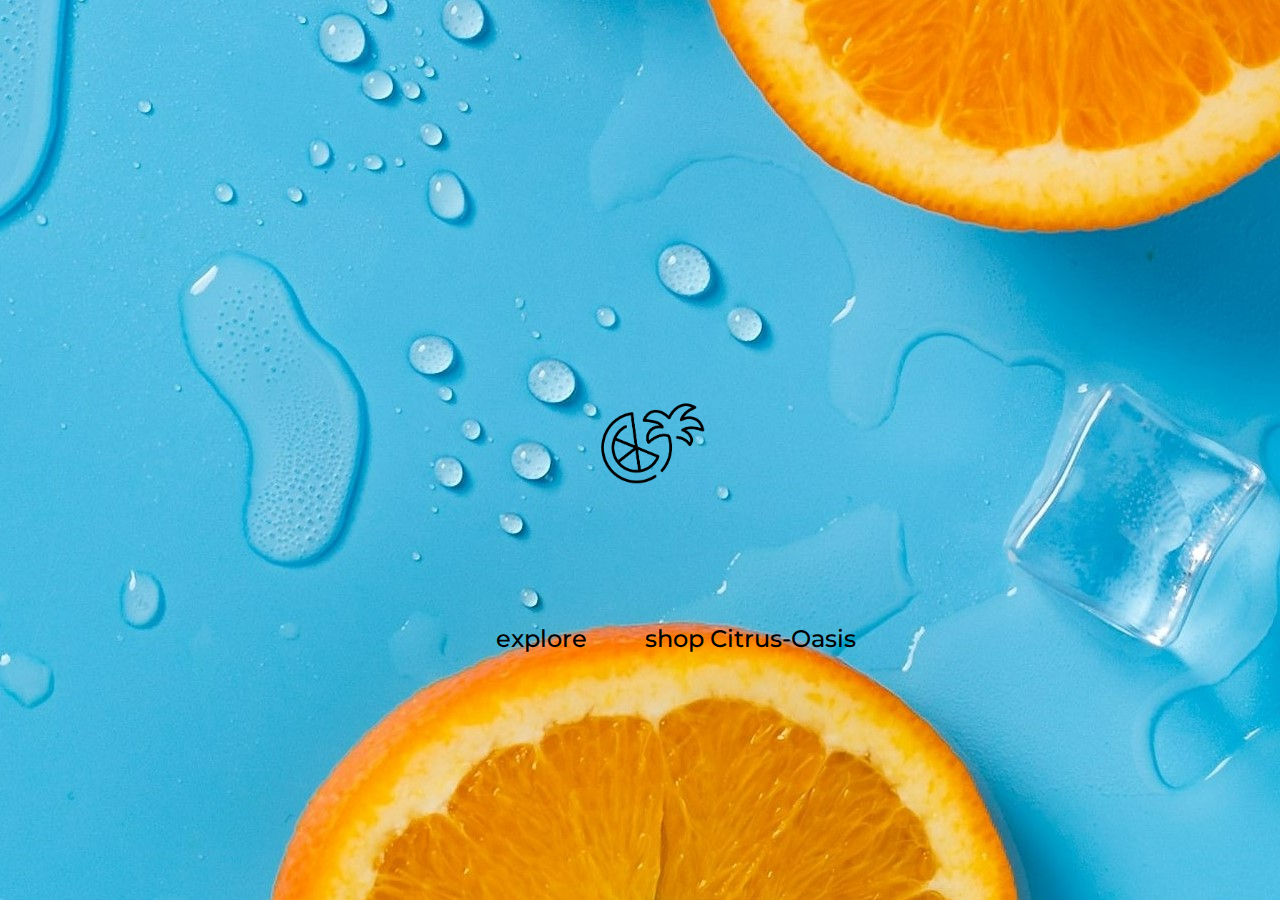
<file: citrus-oasis/index.html>
<!DOCTYPE html>
<html>
    <head>
        <title>Citrus&#8211Oasis</title>
        <link rel="stylesheet" href="css/desktop/index.css" type="text/css"/>
        <!-- <link rel="stylesheet" media="screen and (min-width: 700px)" href="css/mobile/index.css" type="text/css"/> -->
        

        <link rel="preconnect" href="https://fonts.googleapis.com">
        <link rel="preconnect" href="https://fonts.gstatic.com" crossorigin>
        <link href="https://fonts.googleapis.com/css2?family=Josefin+Sans:ital,wght@0,300;1,500&family=Montserrat:wght@300;500;600&family=Nunito:ital,wght@0,300;1,700&display=swap" rel="stylesheet">

        <meta name="viewport" content="width=device-width, initial-scale=1.0">
    </head>

    <body>
        <div class="index-logo">
            <a class="logo"><img src="icons/logo.png" atl="Logo" height="80"></a>
            <a class="logo-text"><img src="icons/citrus-oasis-lc.png" height="80"></a>
        </div>


        <div class="buttons">
            <a href="explore.html">explore</a>
            <a href="products.html">shop Citrus-Oasis</a>
        </div>


        <div id="background" style="background-image: url(assets/background/3.jpg); width: 100%; height: 100vh; object-fit:cover, contain">

        </div>
        <!-- <img id="background-img" src="assets/background/0.jpg"> -->

       
        <!-- <div class="" -->

        <!-- <div class="navbar">
            <div class="navbar-centered">
                <a href="#" class="logo"><img src="icons/logo.png" atl="Logo" height="40"></a>
                <a href="#" class="logo-text"><img src="icons/citrus-oasis-lc.png" height="40"></a>
            </div>

            <div class="navbar-left">
                <a href="explore.html">explore</a>
                <a href="products.html" class="active">shop</a>
                <a href="index.html">our stores</a>
            </div>

            <div class="navbar-right">
                <a href="#user">
                    <img src="icons/svg/user.svg">
                </a>
                <a href="#bag" ><img src="icons/svg/bag.svg"></a>
            </div>
        </div> -->





        <!-- <script>
            // When the user scrolls the page, execute myFunction
            window.onscroll = function() {myFunction()};
    
            // Get the navbar
            var navbar = document.getElementsByClassName("navbar");
    
            // Get the offset position of the navbar
            var sticky = navbar.offsetTop;
    
            // Add the sticky class to the navbar when you reach its scroll position. Remove "sticky" when you leave the scroll position
            function myFunction() {
                if (window.pageYOffset >= sticky) {
                    navbar.classList.add("sticky")
                } else {
                    navbar.classList.remove("sticky");
                }
            }
        </script> -->
    </body>


</html>
</file>
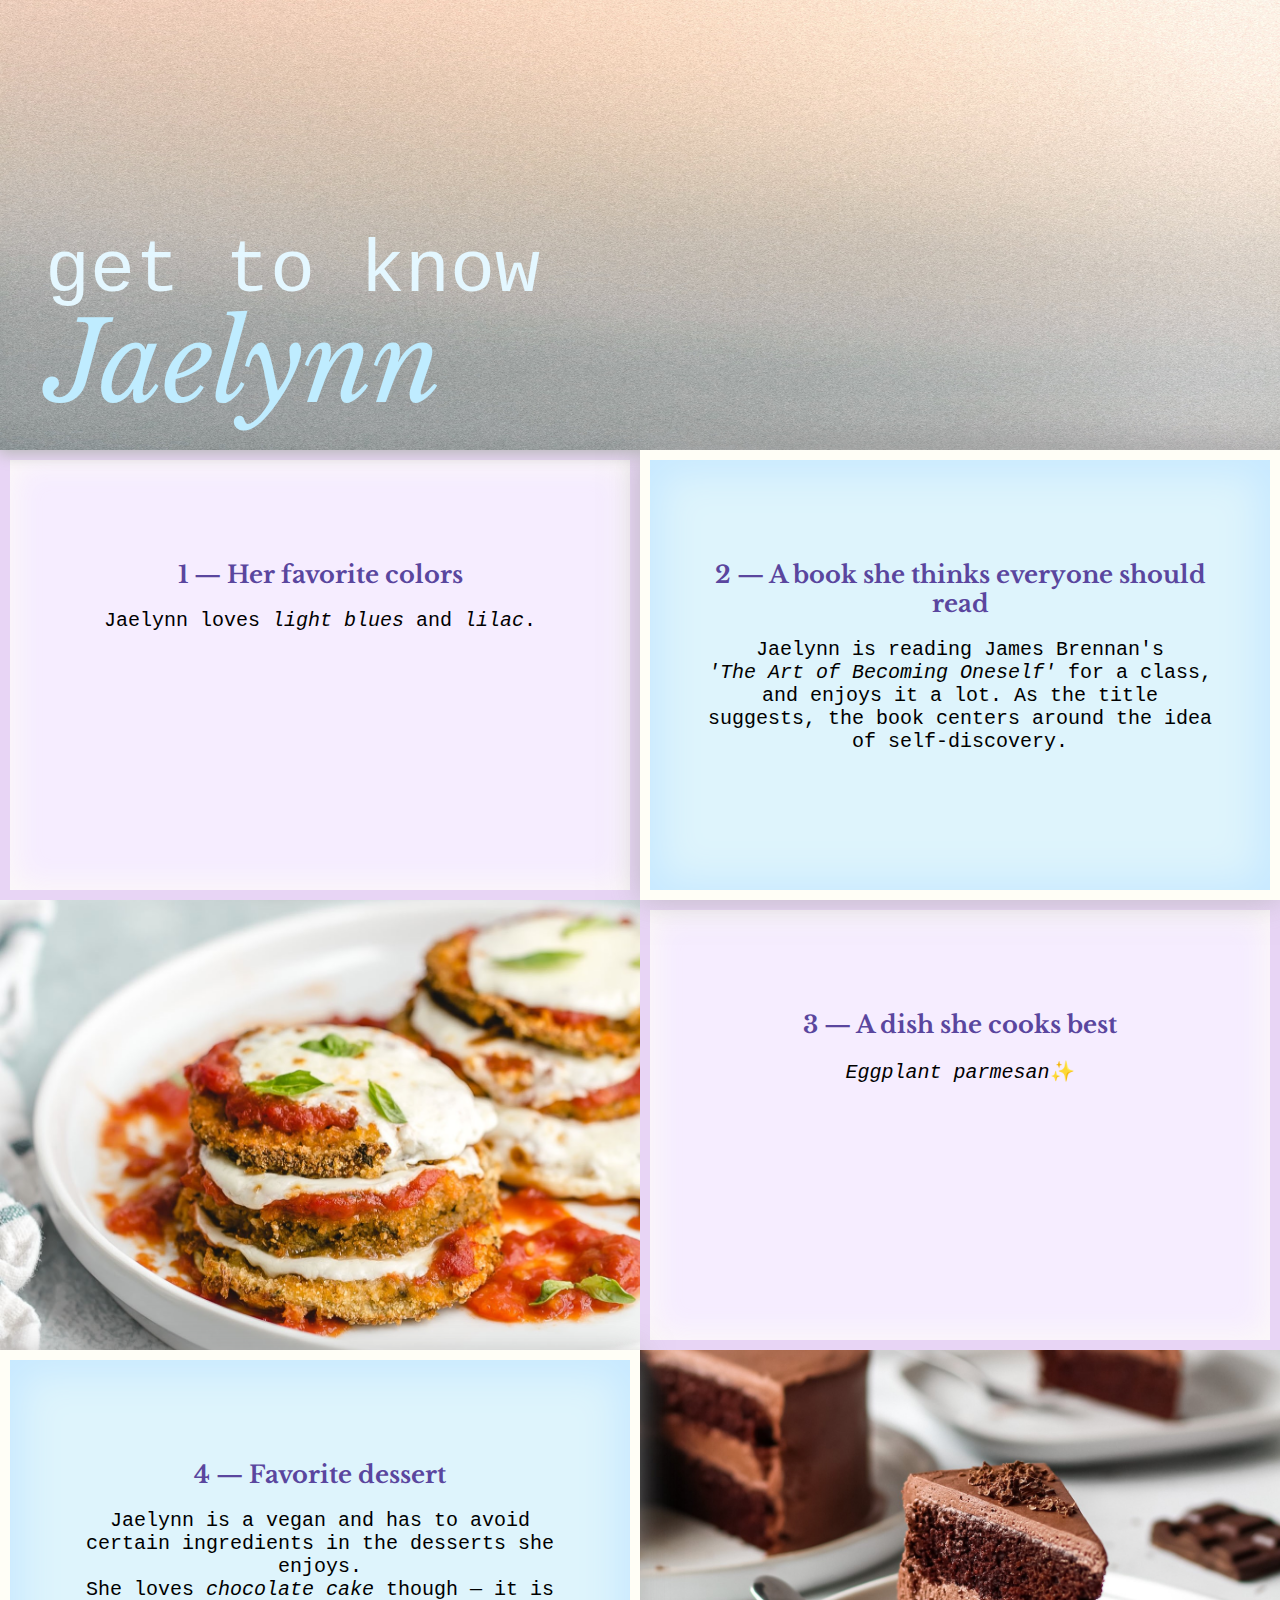
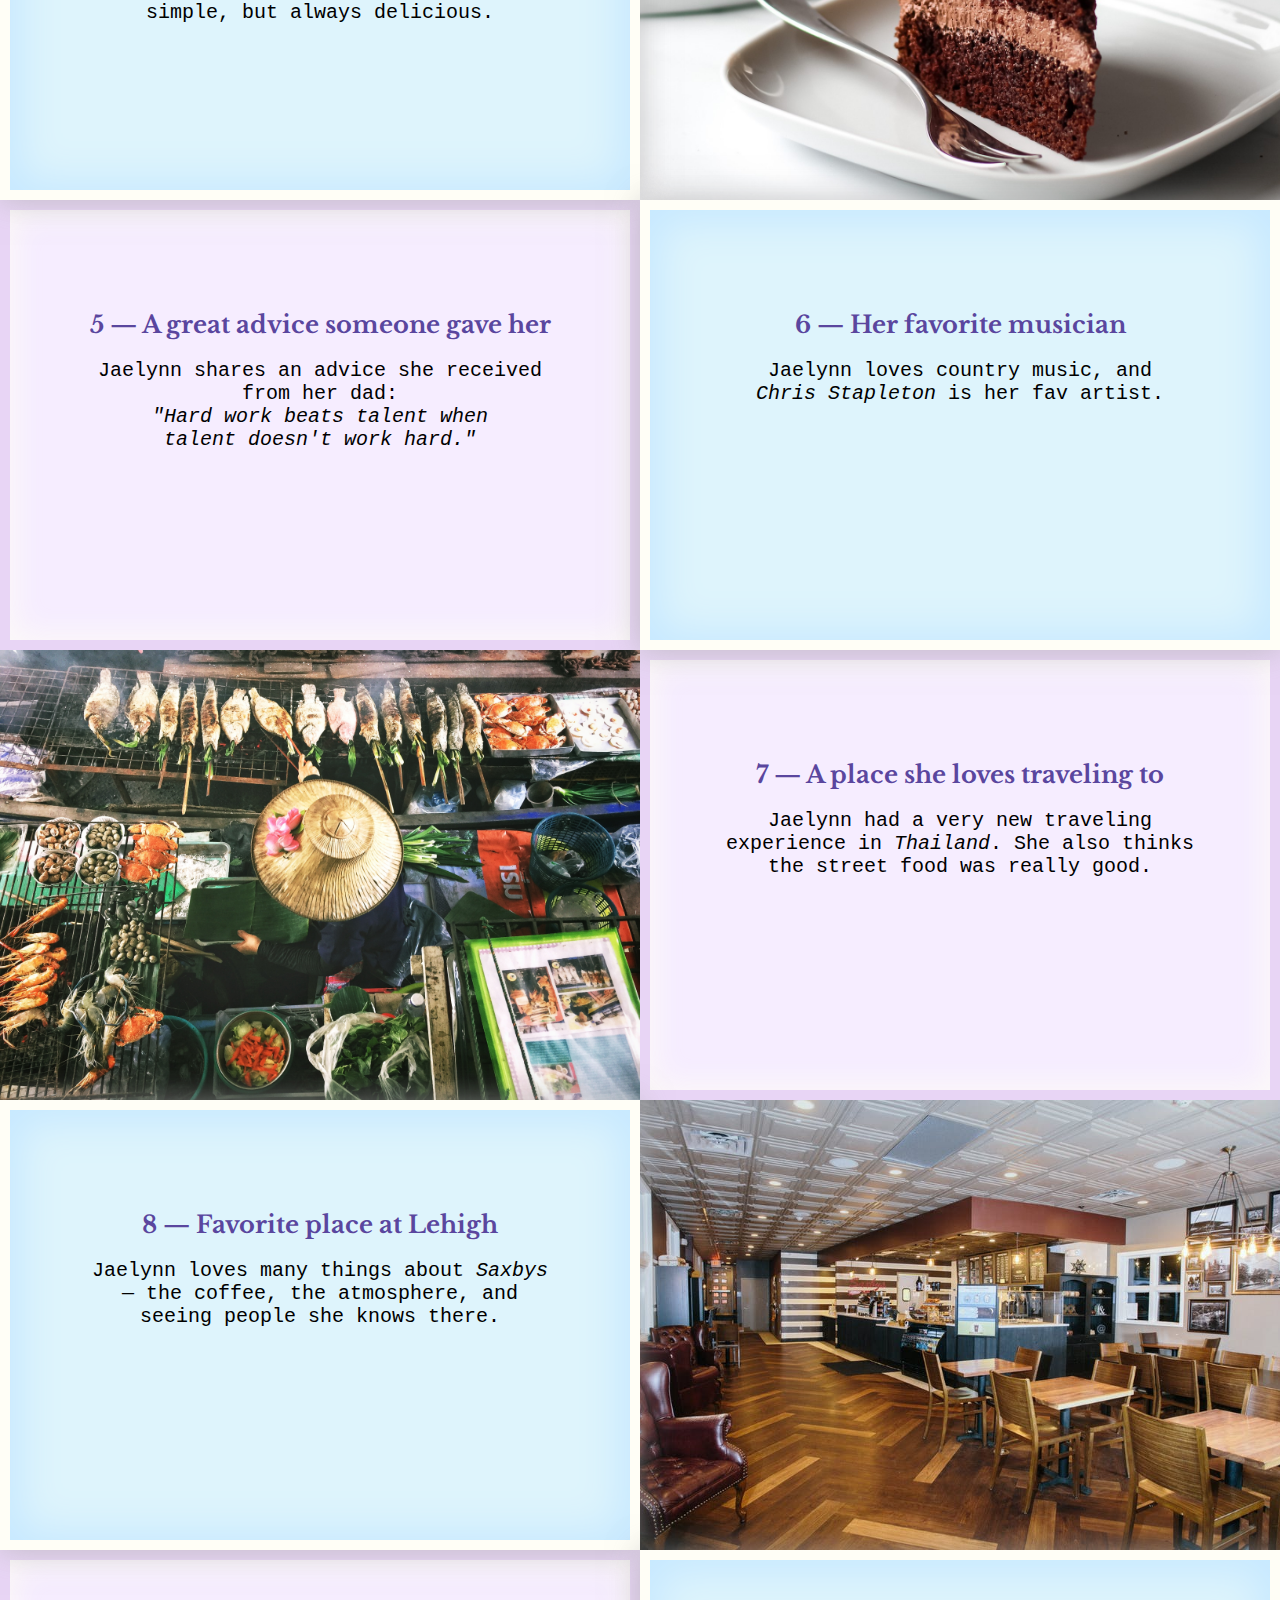
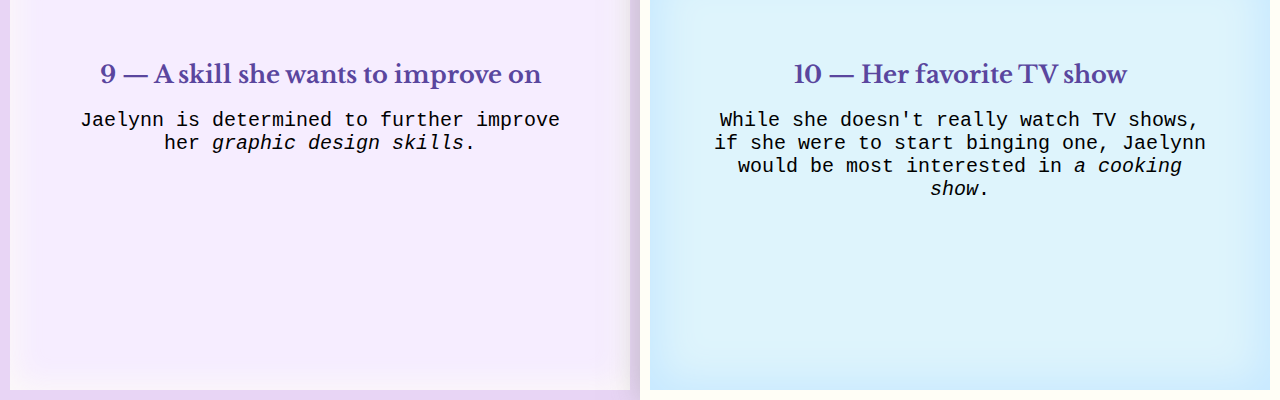
<file: interview-site/index.html>
<!DOCTYPE html>
<html>
  <head>
    <meta charset="UTF-8" />
    <title>get to know Jaelynn</title>
    <link rel="stylesheet" href="css/style.css" />
    <link rel="preconnect" href="https://fonts.googleapis.com" />
    <link rel="preconnect" href="https://fonts.gstatic.com" crossorigin />
    <link
      href="https://fonts.googleapis.com/css2?family=Caveat&family=DM+Serif+Display:ital@0;1&family=Libre+Baskerville:ital,wght@0,700;1,400&family=Nunito:ital,wght@1,200&family=Playfair+Display:wght@500&family=Space+Mono&display=swap"
      rel="stylesheet"
    />
    <meta name="viewport" content="width=device-width, initial-scale=1" />
  </head>

  <body style="margin: 0">
    <header>
      <img
        id="background"
        src="img/header-1.jpg"
        style="width: 100%; height: 50vh;"
      />
      <div id="header">
        <div id="title">get to know<br /><span id="name"> Jaelynn</span></div>
      </div>
    </header>

    <div class="row">
      <div class="column-1">
        <h2 class="question">1 — Her favorite colors</h2>
        <p class="answer">Jaelynn loves <em>light blues</em> and <em>lilac</em>.</p>
      </div>
      <div class="column-2">
        <h2 class="question">2 — A book she thinks everyone should read</h2>
        <p class="answer">
          Jaelynn is reading James Brennan's <br>
          <em>'The Art of Becoming Oneself'</em> for a class, and enjoys it a
          lot. As the title suggests, the book centers around the idea of
          self-discovery.
        </p>
      </div>
    </div>

    <div class="row">
      <div class="img-left">
        <img
          src="img\healthy_baked_eggplant_parmesan-2.jpg"
          style=" min-width: 100%; min-height: 100%; object-fit: cover"
        />
      </div>
      <div class="column-1">
        <h2 class="question">3 — A dish she cooks best</h2>
        <p class="answer"><em>Eggplant parmesan</em>&#10024</p>
      </div>
    </div>

    <div class="row">
      <div class="column-2">
        <h2 class="question">4 — Favorite dessert</h2>
        <p class="answer">Jaelynn is a vegan and has to avoid certain ingredients in the desserts she enjoys. <br>She loves <em>chocolate cake</em> though — it is simple, but always delicious.</p>
      </div>
      <div class="img-right">
        <img
          src="img/chocolate-cake-2.jpg"
          style="min-width: 100%; min-height: 100%; object-fit: cover"
        />
      </div>
    </div>

    <div class="row">
      <div class="column-1">
        <h2 class="question">5 — A great advice someone gave her</h2>
        <p class="answer">Jaelynn shares an advice she received <br>from her dad:<br><em>"Hard work beats talent when <br>talent doesn't work hard."</em></p>
      </div>
      <div class="column-2">
        <h2 class="question">6 — Her favorite musician</h2>
        <p class="answer">Jaelynn loves country music, and <br><em>Chris Stapleton</em> is her fav artist.</p>
      </div>
    </div>

    <div class="row">
      <div class="img-left">
        <img
          src="img/thailand.jpg"
          style=" min-width: 100%; min-height: 100%; object-fit: cover"
        />
      </div>

      <div class="column-1">
        <h2 class="question">7 — A place she loves traveling to</h2>
        <p class="answer">Jaelynn had a very new traveling experience in <em>Thailand</em>. She also thinks the street food was really good.</p>
      </div>
    </div>

    <div class="row">
      <div class="column-2">
        <h2 class="question">8 — Favorite place at Lehigh</h2>
        <p class="answer">Jaelynn loves many things about <em>Saxbys</em><br> — the coffee, the atmosphere, and <br>seeing people she knows there.</p>
      </div>
      <div class="img-right">
        <img
          src="img/saxbys.jpg"
          style="min-width: 100%; min-height: 100%; object-fit: cover"
        />
      </div>
    </div>

    <div class="row">
      <div class="column-1">
        <h2 class="question">9 — A skill she wants to improve on</h2>
        <p class="answer">Jaelynn is determined to further improve her <em>graphic design skills</em>.</p>
      </div>
      <div class="column-2">
        <h2 class="question">10 — Her favorite TV show</h2>
        <p class="answer">While she doesn't really watch TV shows,  if she were to start binging one, Jaelynn would be most interested in <em>a cooking show</em>.</p>
      </div>
    </div>

  </body>
</html>
</file>
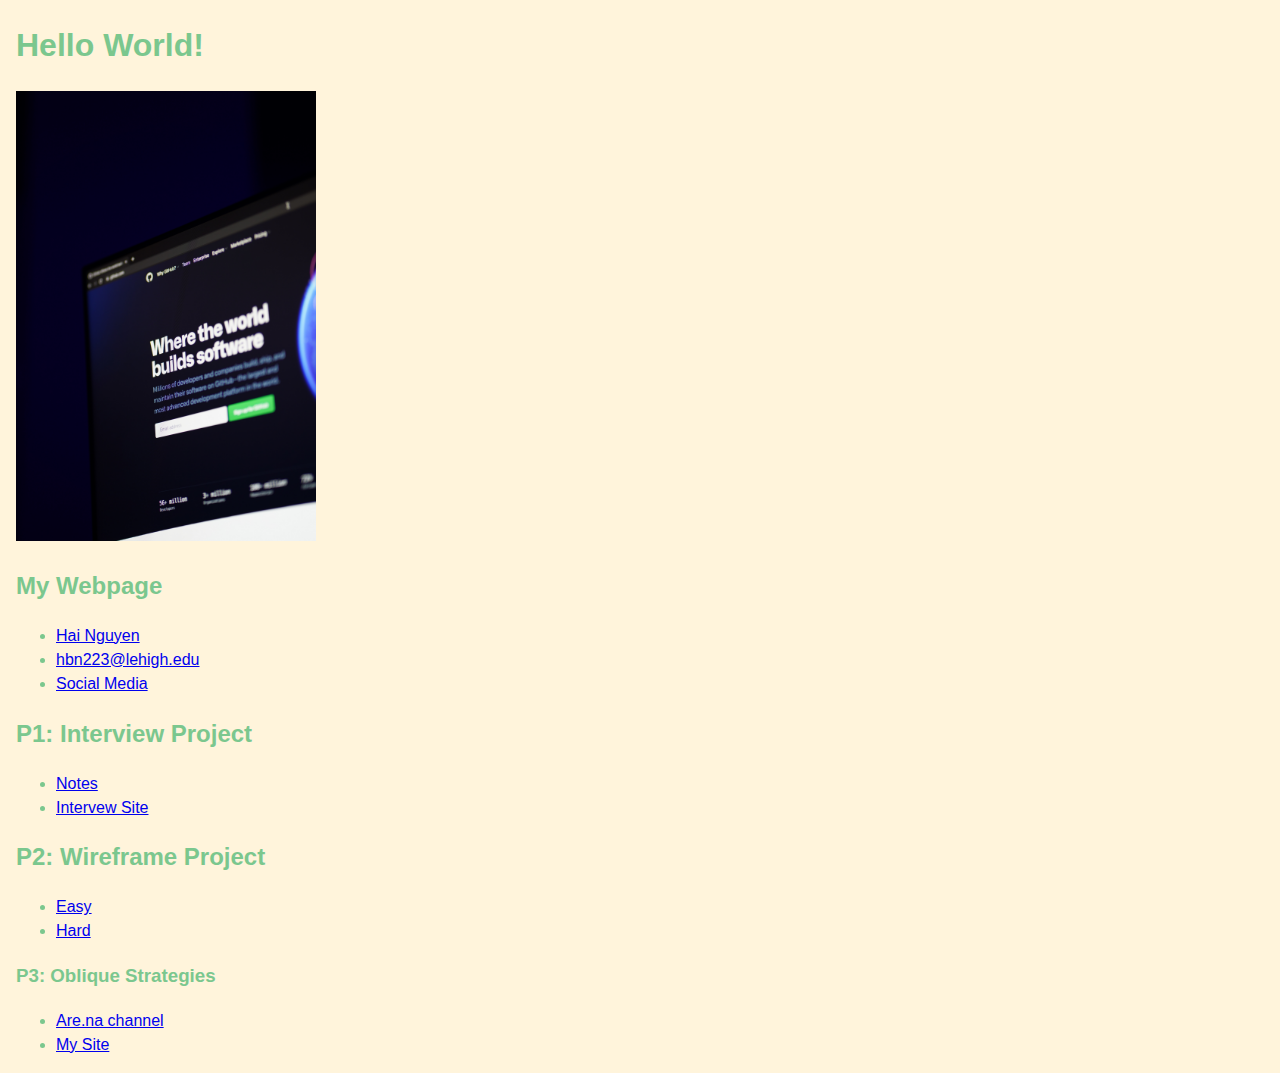
<file: my-site/index.html>
<!DOCTYPE html>
<html>
  <head>
    <meta charset="UTF-8" />
    <title>My Portfolio Website</title>
    <link rel="stylesheet" href="css/style.css" />
    <meta name="INDEX" content="INDEX,FOLLOW" />
    <meta name="description" content="Lehigh University DES 070 Web Design" />
  </head>

  <body>
    <h1>Hello World!</h1>
    <!-- notes -->

    <img src="img/test-photo.jpg" width="300" />

    <h2>My Webpage</h2>
    <ul>
      <li><a href="#">Hai Nguyen</a></li>
      <li><a href="#">hbn223@lehigh.edu</a></li>
      <li><a href="#">Social Media</a></li>
    </ul>

    <h2>P1: Interview Project</h2>
    <ul>
      <li><a href="notes.html">Notes</a></li>
      <li>
        <a href="https://hbn223.github.io/interview-site/">Intervew Site</a>
      </li>
    </ul>

    <h2>P2: Wireframe Project</h2>
    <ul>
      <li><a href="https://hbn223.github.io/wireframe/easy/">Easy</a></li>
      <li><a href="https://hbn223.github.io/wireframe/hard/">Hard</a></li>
    </ul>

    <h3>P3: Oblique Strategies</h3>
    <ul>
      <li><a href="#">Are.na channel</a></li>
      <li><a href="#">My Site</a></li>
    </ul>
  </body>
</html>
</file>
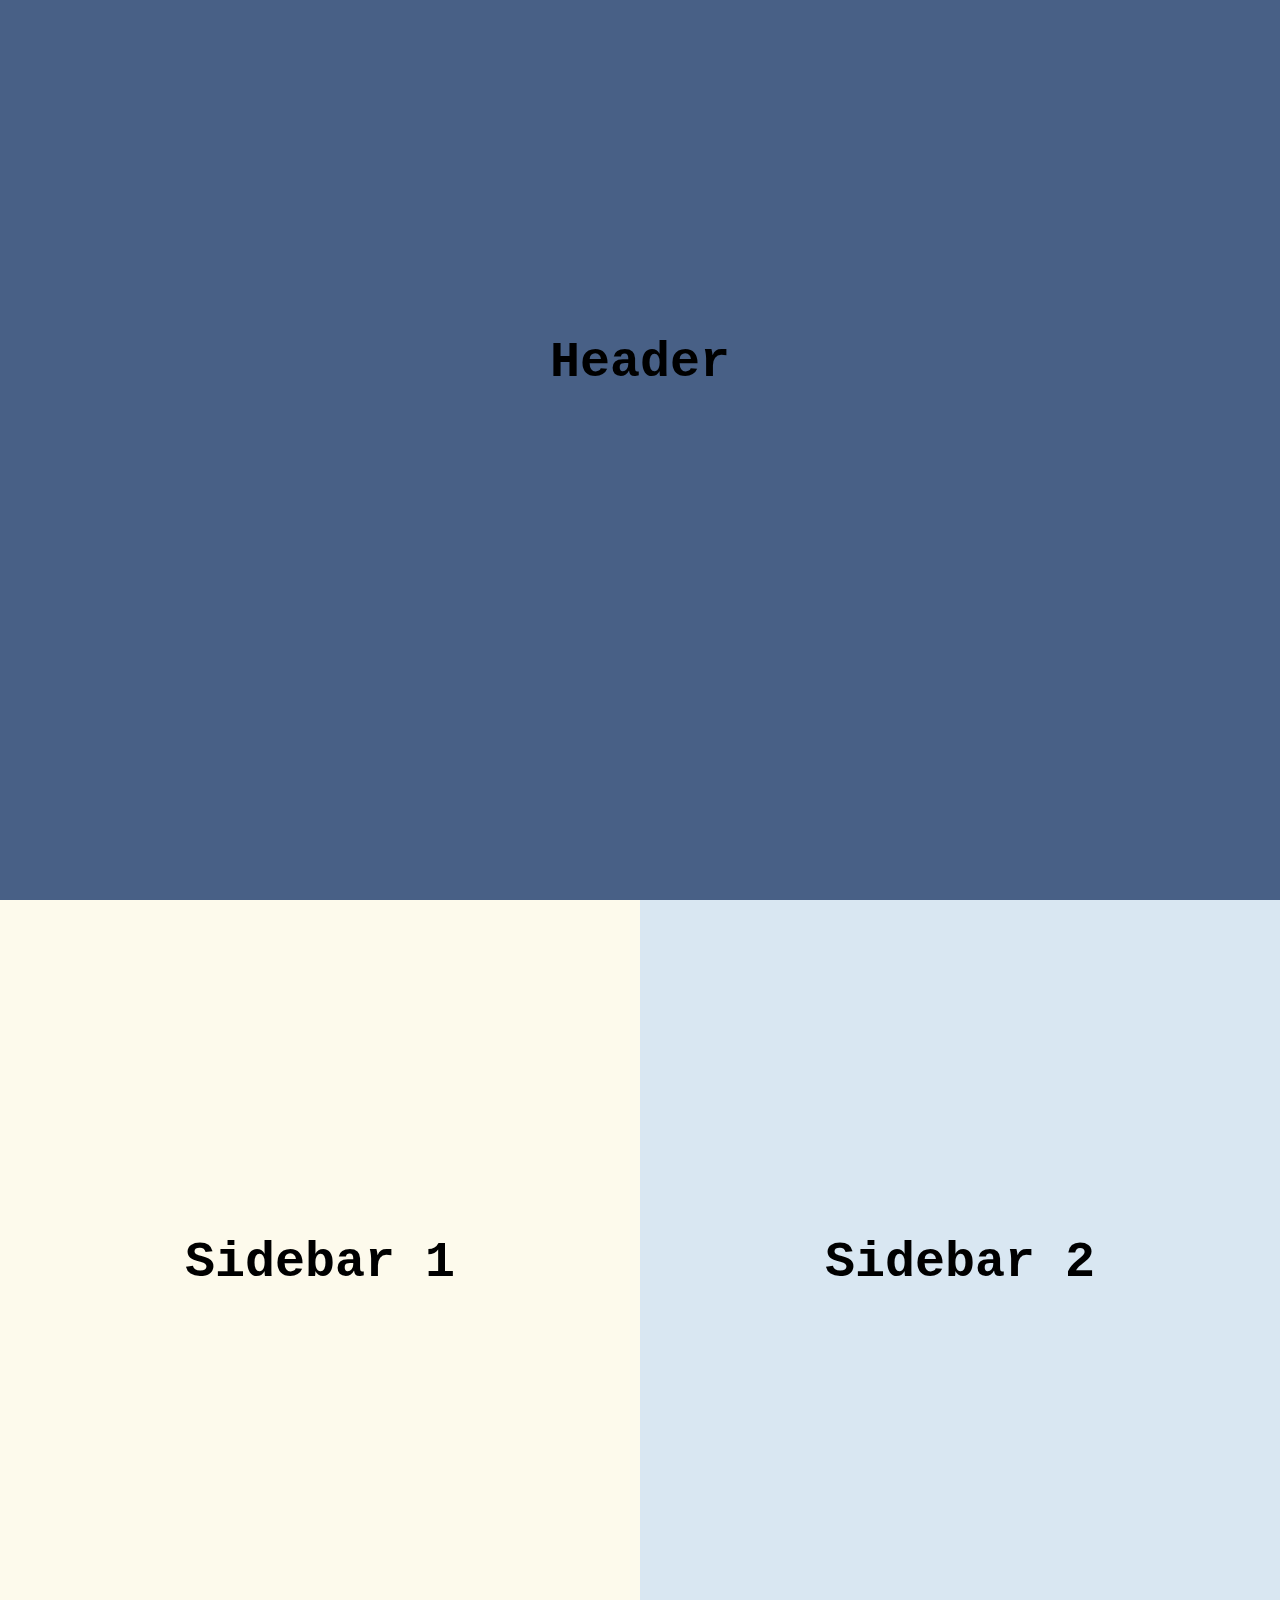
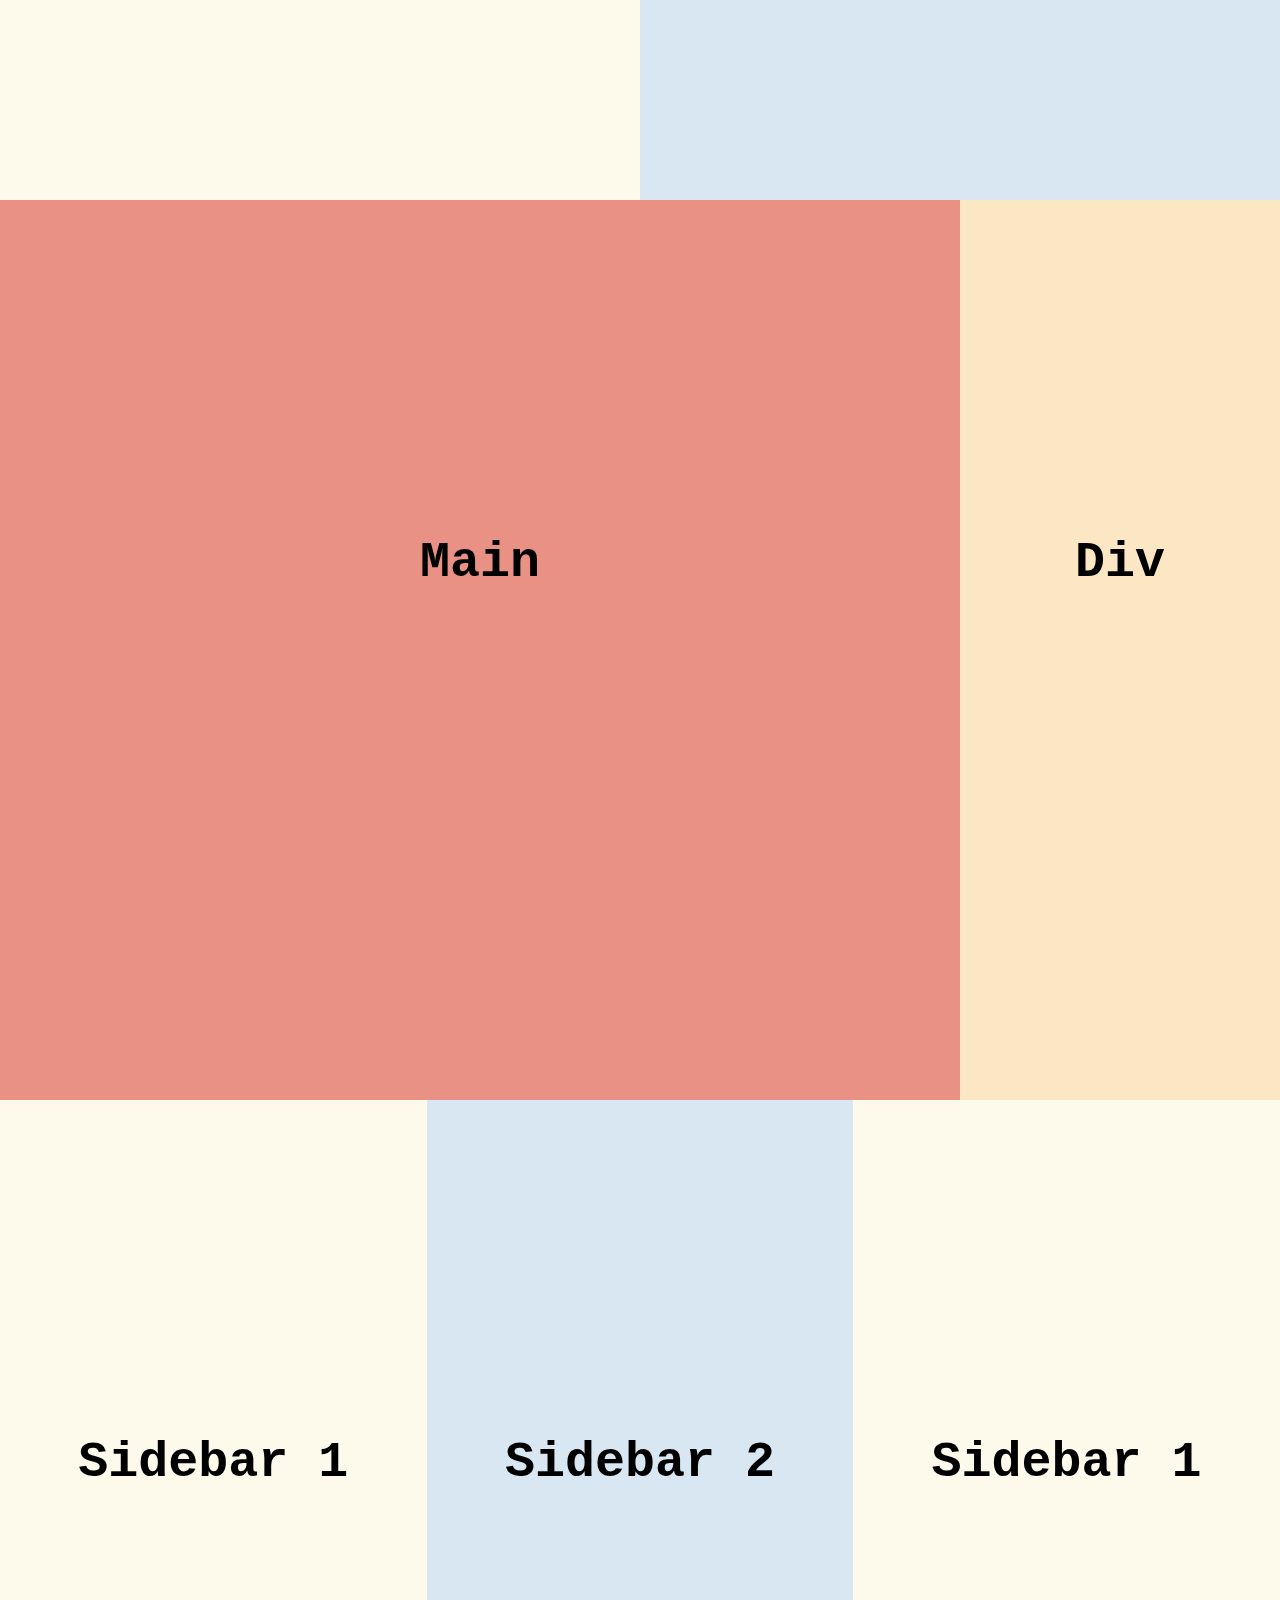
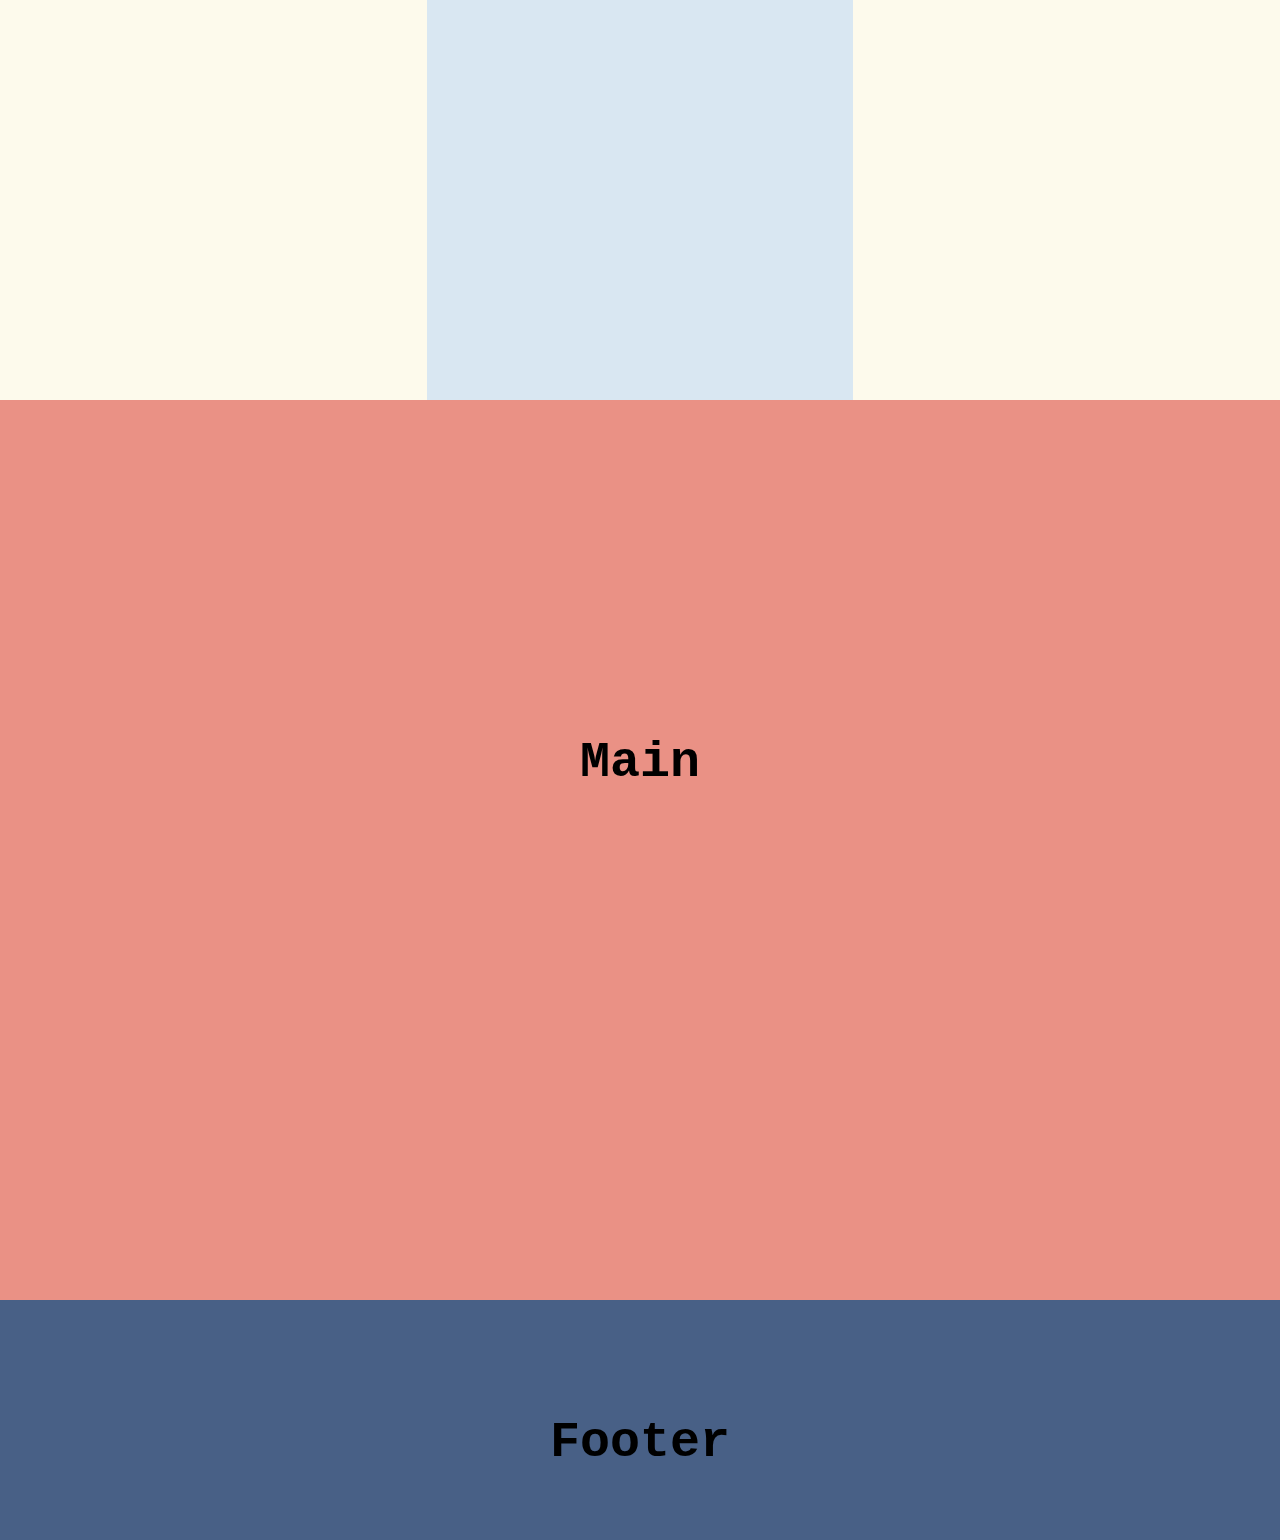
<file: wireframe/easy/index.html>
<!DOCTYPE html>
<html>
  <head>
    <title>P2 Wireframe Easy</title>
    <link href="style.css" type="text/css" rel="stylesheet" />
  </head>

  <body>
    <header>
      <div class="element-text">
        <h1>Header</h1>
      </div>
    </header>

    <div id="sidebars">
      <aside class="sidebar-1 sb-first">
        <div class="element-text">
          <h1>Sidebar 1</h1>
        </div>
      </aside>
      <aside class="sidebar-2 sb-first">
        <div class="element-text">
          <h1>Sidebar 2</h1>
        </div>
      </aside>
    </div>

    <div>
      <main class="main first">
        <div class="element-text">
          <h1>Main</h1>
        </div>
      </main>
      <div id="div">
        <div class="element-text">
          <h1>Div</h1>
        </div>
      </div>
    </div>

    <div id="sidebars2">
      <aside class="sidebar-1 sb-second">
        <div class="element-text">
          <h1>Sidebar 1</h1>
        </div>
      </aside>
      <aside class="sidebar-2 sb-second">
        <div class="element-text">
          <h1>Sidebar 2</h1>
        </div>
      </aside>
      <aside class="sidebar-1 sb-second">
        <div class="element-text">
          <h1>Sidebar 1</h1>
        </div>
      </aside>
    </div>

    <div>
      <section class="main second">
        <div class="element-text">
          <h1>Main</h1>
        </div>
      </section>
    </div>

    <footer>
      <div class="element-text">
        <h1>Footer</h1>
      </div>
    </footer>
  </body>
</html>
</file>
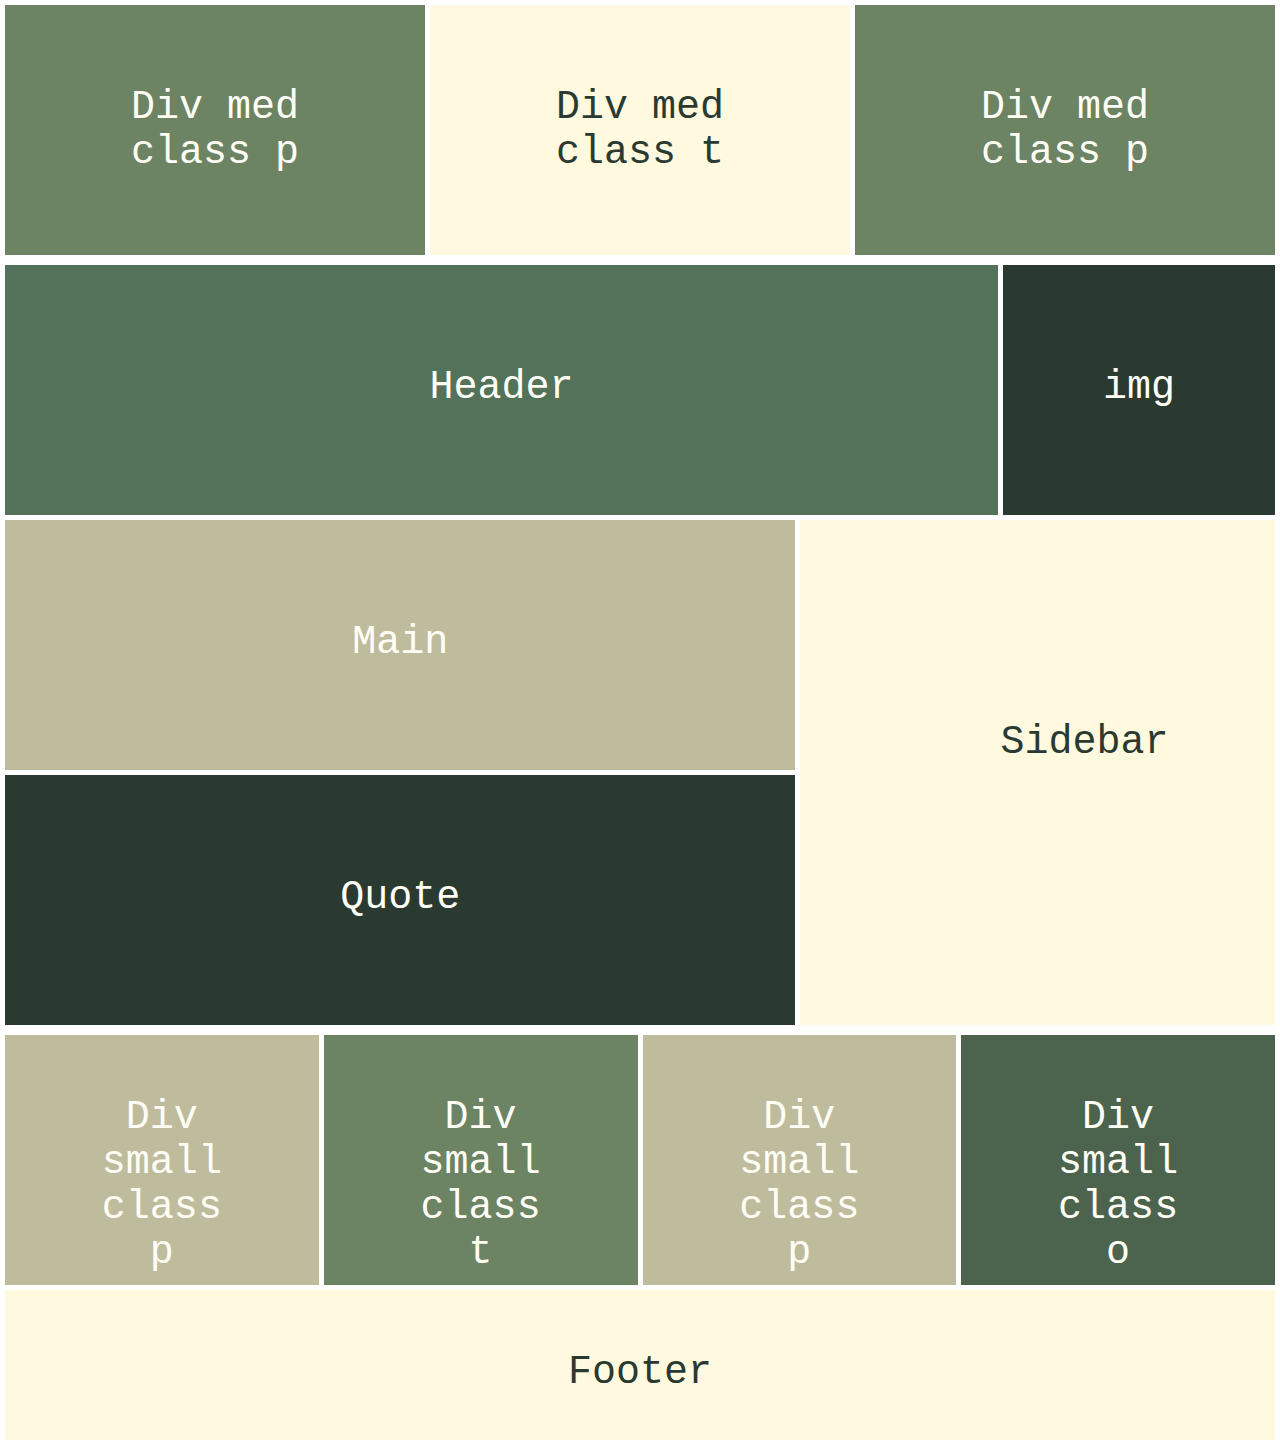
<file: wireframe/hard/index.html>
<!DOCTYPE html>
<html>
  <head>
    <title>P2 Wireframe Hard</title>
    <link rel="stylesheet" href="style.css" />
  </head>

  <body>
    <div class="grid-container-1">
      <div class="p-med-1">Div med class p</div>
      <div class="t-med">Div med class t</div>
      <div class="p-med-2">Div med class p</div>
    </div>

    <div class="grid-container-2">
      <div class="header">Header</div>
      <div class="img">img</div>
      <div class="main">Main</div>
      <div class="quote">Quote</div>
      <div class="sidebar">Sidebar</div>
    </div>

    <div class="grid-container-3">
      <div class="p-small-1">Div small class p</div>
      <div class="t-small">Div small class t</div>
      <div class="p-small-2">Div small class p</div>
      <div class="o-small">Div small class o</div>
      <div class="footer">Footer</div>
    </div>
  </body>
</html>
</file>
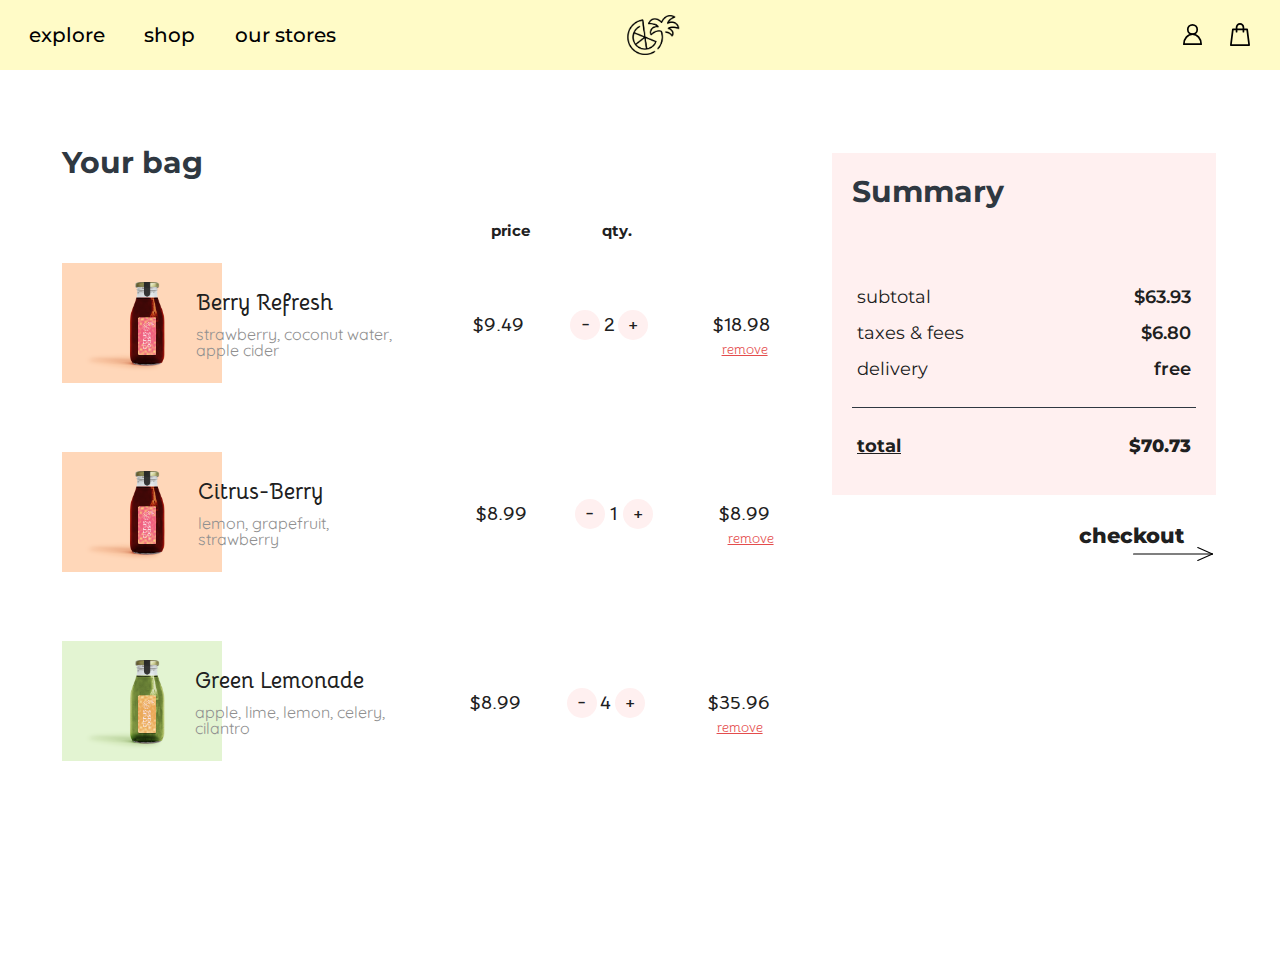
<file: citrus-oasis/bag.html>
<!DOCTYPE html>
<html>
    <head>
        <title>Citrus&#8211Oasis</title>
        <link rel="stylesheet" href="css/desktop/bag.css" type="text/css"/>

        <link rel="preconnect" href="https://fonts.googleapis.com">
        <link rel="preconnect" href="https://fonts.gstatic.com" crossorigin>
        <link href="https://fonts.googleapis.com/css2?family=Josefin+Sans:wght@300;400&family=Montserrat:wght@300;500&family=Nunito:ital,wght@0,300;1,700&family=Raleway:wght@400;600&display=swap" rel="stylesheet">
        <link href="https://fonts.googleapis.com/css2?family=Quicksand&family=Comfortaa&family=Balsamiq+Sans:ital@0;1&family=Comic+Neue:ital,wght@0,300;0,400;0,700;1,400&family=Delius+Unicase:wght@400;700&display=swap" rel="stylesheet">
        <link href="https://fonts.googleapis.com/css2?family=Bellota:wght@300;400;700&family=Bellota+Text:ital,wght@1,700&display=swap" rel="stylesheet">

        <meta name="viewport" content="width=device-width, initial-scale=1.0">
    </head>

    <body>
        <div class="navbar">
            <div class="navbar-centered">
                <a href="index.html" class="logo"><img src="icons/logo.png" atl="Logo" height="40"></a>
                <a href="#" class="logo-text"><img src="icons/citrus-oasis-lc.png" height="40"></a>
            </div>

            <div class="navbar-left">
                <a href="explore.html">explore</a>
                <a href="products.html">shop</a>
                <a href="#">our stores</a>
            </div>

            <div class="navbar-right">
                <a href="#user">
                    <img src="icons/svg/user.svg">
                </a>
                <a href="bag.html" ><img src="icons/svg/bag.svg"></a>
            </div>

        </div>
        <nav id="hamburger" role="navigation">
            <div id="menuToggle">
              <!--
              A fake / hidden checkbox is used as click reciever,
              so you can use the :checked selector on it.
              -->
              <input type="checkbox" />
              
              <!--
              Some spans to act as a hamburger.
              
              They are acting like a real hamburger,
              not that McDonalds stuff.
              -->
              <span></span>
              <span></span>
              <span></span>
              
              <!--
              Too bad the menu has to be inside of the button
              but hey, it's pure CSS magic.
              -->
              <ul id="menu">
                <a href="explore.html"><li>explore</li></a>
                <a href="products.html"><li>shop</li></a>
                <a href="stores.html"><li>our stores</li></a>
              </ul>
            </div>
          </nav>
        

        <div class="bag-container">
            <div class="header">
                <h1 class="heading">Your bag</h1>
            </div>
            
            <div class="info">
                <h4>price</h4>
                <h4>qty.</h4>
                <!-- <h4>subtotal</h4> -->
            </div>
            
            <div class="item">
                <div class="item-img">
                    <img src="assets/products/bottle.png" alt="item 1" height="120px">
                </div>
                <div class="about">
                    <h2 class="name">Berry Refresh</h2>
                    <h3 class="desc">strawberry, coconut water, apple cider</h3>
                </div>

                <div class="price">$9.49</div>

                <div class="counter">
                    <div class="button">-</div>
                    <div class="count">2</div>
                    <div class="button">+</div>
                </div>

                <div class="total">
                    <div class="amount">$18.98</div>
                    <div class="remove"><u>remove</u></div>
                </div> 
            </div>

            <div class="item">
                <div class="item-img">
                    <img src="assets/products/bottle.png" alt="item 1" height="120px">
                </div>
                <div class="about">
                    <h2 class="name">Citrus-Berry</h2>
                    <h3 class="desc">lemon, grapefruit, strawberry</h3>
                </div>

                <div class="price">$8.99</div>

                <div class="counter">
                    <div class="button">-</div>
                    <div class="count">1</div>
                    <div class="button">+</div>
                </div>

                <div class="total">
                    <div class="amount">$8.99</div>
                    <div class="remove"><u>remove</u></div>
                </div> 
            </div>

            <div class="item">
                <div class="item-img">
                    <img src="assets/products/bottle3.png" alt="item 1" height="120px">
                </div>
                <div class="about">
                    <h2 class="name">Green Lemonade</h2>
                    <h3 class="desc">apple, lime, lemon, celery, cilantro</h3>
                </div>

                <div class="price">$8.99</div>

                <div class="counter">
                    <div class="button">-</div>
                    <div class="count">4</div>
                    <div class="button">+</div>
                </div>

                <div class="total">
                    <div class="amount">$35.96</div>
                    <div class="remove"><u>remove</u></div>
                </div> 
            
            </div>
            
            <div class="summary">
                <div id="summary-heading">Summary</div>
                <div class="summary-item">
                    <div class="summary-item-name">subtotal</div>
                    <div class="summary-item-amount">$63.93</div>
                </div>
                <div class="summary-item">
                    <div class="summary-item-name">taxes & fees</div>
                    <div class="summary-item-amount">$6.80</div>
                </div>
                <div class="summary-item">
                    <div class="summary-item-name">delivery</div>
                    <div class="summary-item-amount">free</div>
                </div>
                <div class="summary-footer">
                    <div class="summary-footer-name">total</div>
                    <div class="summary-footer-amount">$70.73</div>
                </div>

                <div id="checkout">
                    <div id="text">checkout</div>
                    <div id="arrow">
                        <img src="icons/svg/arrow.svg" alt="arrow" width="80px">
                    </div>
                </div>
            </div>

        </div>

        



    </body>


</html>
</file>
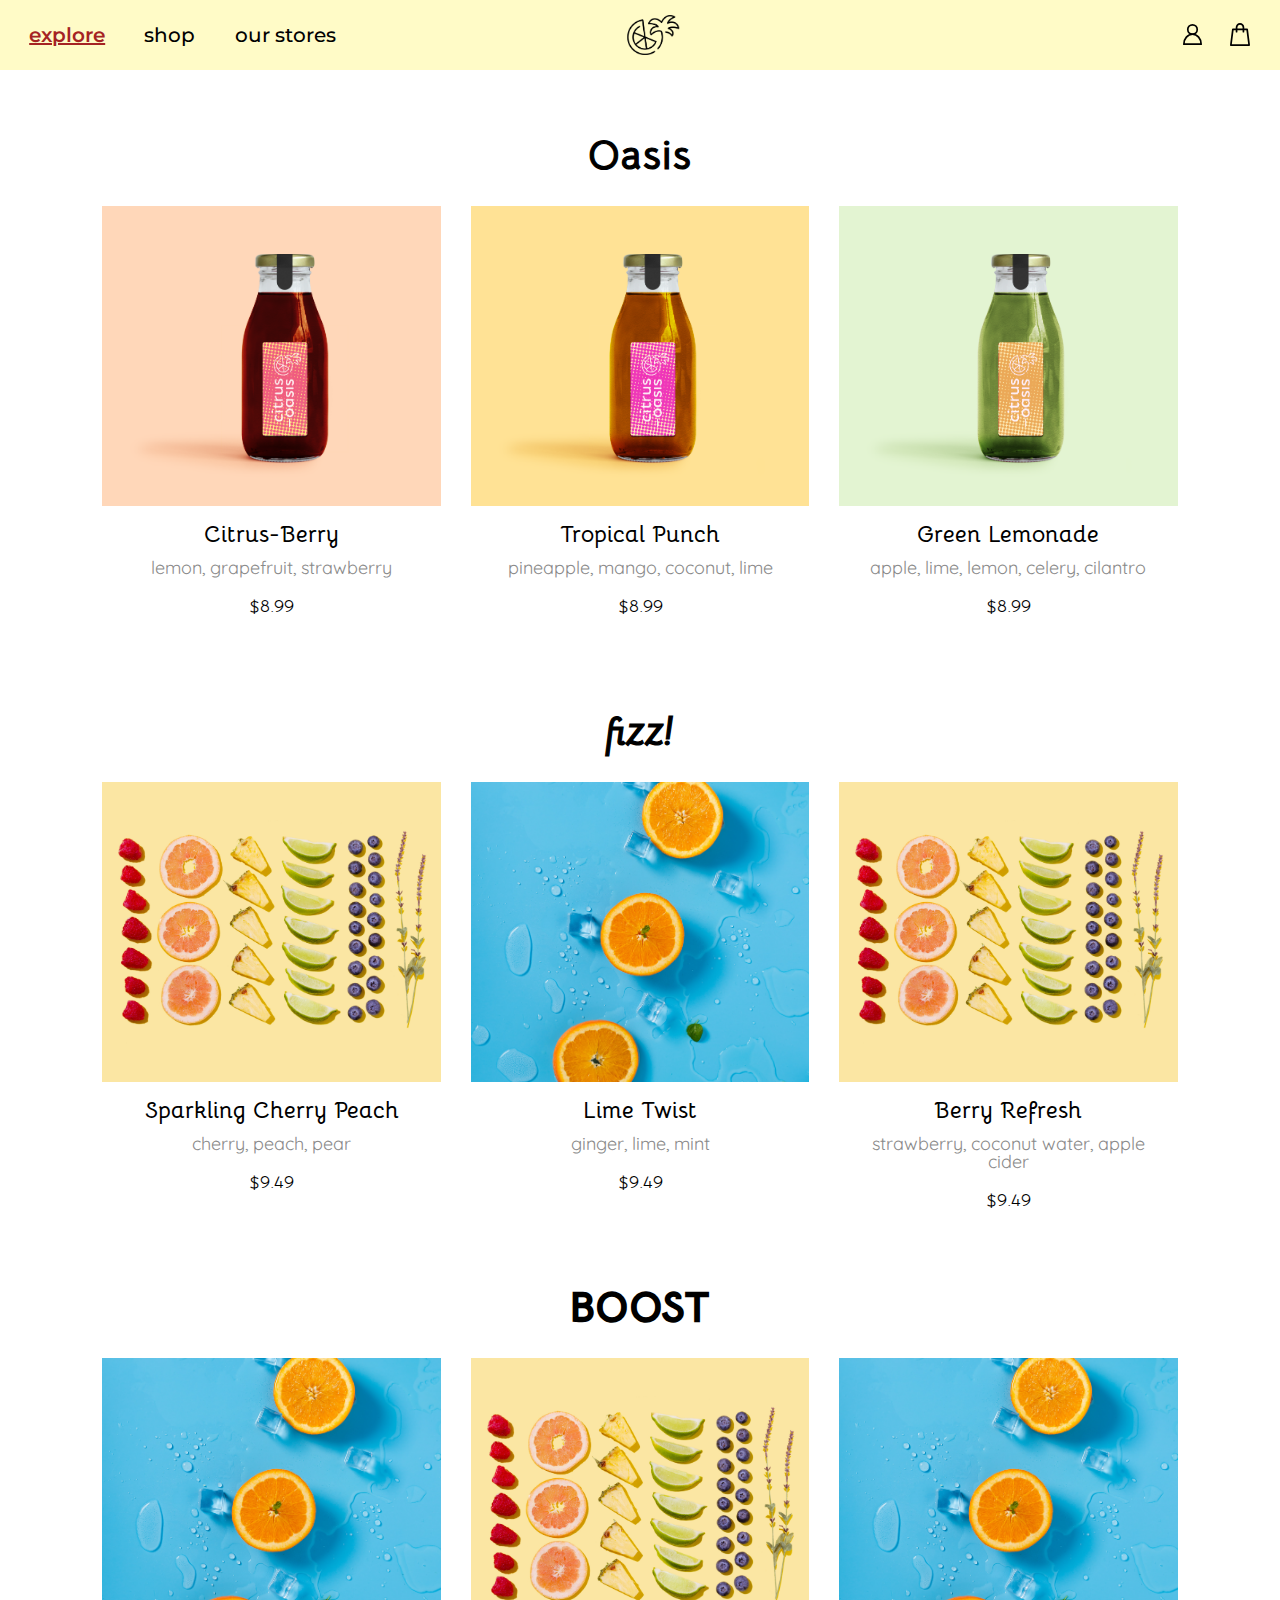
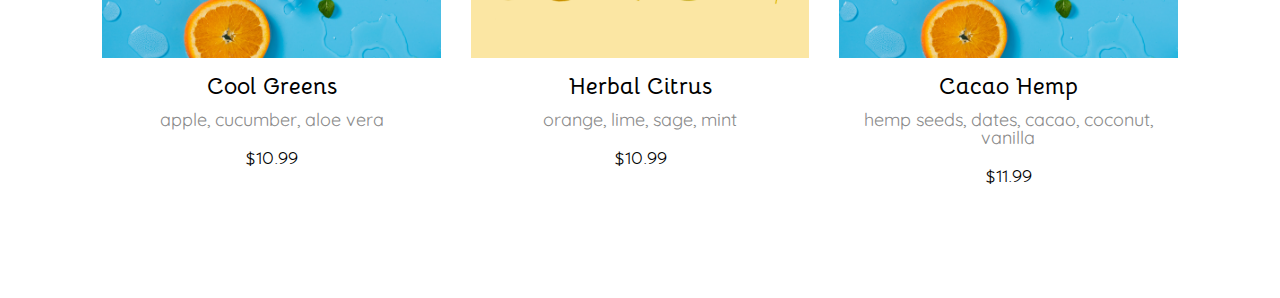
<file: citrus-oasis/explore.html>
<!DOCTYPE html>
<html>
    <head>
        <title>Citrus&#8211Oasis</title>
        <link rel="stylesheet" href="css/desktop/style.css" type="text/css"/>

        <link rel="preconnect" href="https://fonts.googleapis.com">
        <link rel="preconnect" href="https://fonts.gstatic.com" crossorigin>
        <link href="https://fonts.googleapis.com/css2?family=Josefin+Sans:wght@300;400&family=Montserrat:wght@300;500&family=Nunito:ital,wght@0,300;1,700&family=Raleway:wght@400;600&display=swap" rel="stylesheet">
        <link href="https://fonts.googleapis.com/css2?family=Quicksand&family=Comfortaa&family=Balsamiq+Sans:ital@0;1&family=Comic+Neue:ital,wght@0,300;0,400;0,700;1,400&family=Delius+Unicase:wght@400;700&display=swap" rel="stylesheet">
        <link href="https://fonts.googleapis.com/css2?family=Bellota:ital,wght@0,300;0,400;0,700;1,700&family=Bellota+Text:ital,wght@0,700;1,700&display=swap" rel="stylesheet">


        <meta name="viewport" content="width=device-width, initial-scale=1.0">
    </head>

    <body>
        <!-- navbar -->
        <div class="navbar">
            <div class="navbar-centered">
                <a href="index.html" class="logo"><img src="icons/logo.png" atl="Logo" height="40"></a>
                <a href="#" class="logo-text"><img src="icons/citrus-oasis-lc.png" height="40"></a>
            </div>

            <div class="navbar-left">
                <a href="explore.html" class="active">explore</a>
                <a href="products.html">shop</a>
                <a href="#">our stores</a>
            </div>

            <div class="navbar-right">
                <a href="#user">
                    <!-- <img src="icons/user.png" height="25"> -->
                    <!-- <img src="https://vectr.com/design/editor/4389c7d9-34cf-48e6-9f11-d77916825b7e"> -->
                    <img src="icons/svg/user.svg">
                </a>
                <a href="bag.html" ><img src="icons/svg/bag.svg"></a>
            </div>
            
            <!-- <ul>
                <li class="navbar-left-button"><a href="#explore">explore</a></li>
                <li class="navbar-left-button"><a href="#shop">shop</a></li>
                <li class="navbar-left-button"><a href="#stores">our stores</a></li>

                <li class="logo"><a href="#">
                    <img src="icons/logo.png" alt="Logo" height="40">
                </a></li>
                <li class="navbar-right-button"><a href="#cart">
                    <img src="icons/shopping-bag.png" alt="Bag" height="25">
                </a></li>
                <li class="navbar-right-button"><a href="#user">
                    <img src="icons/user.png" alt="User" height="25">
                </a></li>
            </ul> -->
        </div>
        <nav id="hamburger" role="navigation">
            <div id="menuToggle">
              <!--
              A fake / hidden checkbox is used as click reciever,
              so you can use the :checked selector on it.
              -->
              <input type="checkbox" />
              
              <!--
              Some spans to act as a hamburger.
              
              They are acting like a real hamburger,
              not that McDonalds stuff.
              -->
              <span></span>
              <span></span>
              <span></span>
              
              <!--
              Too bad the menu has to be inside of the button
              but hey, it's pure CSS magic.
              -->
              <ul id="menu">
                <a href="explore.html"><li>explore</li></a>
                <a href="products.html"><li>shop</li></a>
                <a href="stores.html"><li>our stores</li></a>
              </ul>
            </div>
          </nav>
        
        <div class="grid">
            <!-- <img class="wave" src="assets/background/wave-1.png" width=160px> -->
            
            <div class="category">Oasis</div>
            <div class="row-1">
                <div class="product col-1">
                    <img src="assets/products/bottle.png">
                </div>
                <div class="product-info col-1">
                    <p class="name">Citrus-Berry</p>
                    <p class="desc">lemon, grapefruit, strawberry</p>
                    <p class="price">$8.99</p>
                </div>
                

                <div class="product col-2">
                    <img src="assets/products/bottle2.png">
                </div>
                <div class="product-info col-2">
                    <p class="name">Tropical Punch</p>
                    <p class="desc">pineapple, mango, coconut, lime</p>
                    <p class="price">$8.99</p>
                </div>
                
                <div class="product col-3">
                    <img src="assets/products/bottle3.png">
                </div>
                <div class="product-info col-3">
                    <p class="name">Green Lemonade</p>
                    <p class="desc">apple, lime, lemon, celery, cilantro</p>
                    <p class="price">$8.99</p>
                </div>

            </div>

            <div class="category" style="font-family: Bellota; font-style:italic; letter-spacing: 0">fizz!</div>
            <div class="row-2">
                <div class="product col-1">
                    <img src="assets/background/2.jpg">
                </div>
                <div class="product-info col-1">
                    <p class="name">Sparkling Cherry Peach</p>
                    <p class="desc">cherry, peach, pear</p>
                    <p class="price">$9.49</p>
                </div>
                

                <div class="product col-2">
                    <img src="assets/background/1.jpg">
                </div>
                <div class="product-info col-2">
                    <p class="name">Lime Twist</p>
                    <p class="desc">ginger, lime, mint</p>
                    
                    <p class="price">$9.49</p>
                </div>
                
                <div class="product col-3">
                    <img src="assets/background/2.jpg">
                </div>
                <div class="product-info col-3">
                    <p class="name">Berry Refresh</p>
                    <p class="desc">strawberry, coconut water, apple cider</p>
                    <p class="price">$9.49</p>
                </div>
            </div>

            
            <div class="category" style="-webkit-text-stroke: 2.5px;">BOOST</div>
            <div class="row-3">
                <div class="product col-1">
                    <img src="assets/background/1.jpg">
                </div>
                <div class="product-info col-1">
                    <p class="name">Cool Greens</p>
                    <p class="desc">apple, cucumber, aloe vera</p>
                    <p class="price">$10.99</p>
                </div>
                

                <div class="product col-2">
                    <img src="assets/background/2.jpg">
                </div>
                <div class="product-info col-2">
                    <p class="name">Herbal Citrus</p>
                    <p class="desc">orange, lime, sage, mint</p>
                    <p class="price">$10.99</p>
                </div>
                
                <div class="product col-3">
                    <img src="assets/background/1.jpg">
                </div>
                <div class="product-info col-3">
                    <p class="name">Cacao Hemp</p>
                    <p class="desc">hemp seeds, dates, cacao, coconut, vanilla</p>
                    <p class="price">$11.99</p>
                </div>
            </div>
        </div>


        <!-- <script>
            // When the user scrolls the page, execute myFunction
            window.onscroll = function() {myFunction()};
    
            // Get the navbar
            var navbar = document.getElementsByClassName("navbar");
    
            // Get the offset position of the navbar
            var sticky = navbar.offsetTop;
    
            // Add the sticky class to the navbar when you reach its scroll position. Remove "sticky" when you leave the scroll position
            function myFunction() {
                if (window.pageYOffset >= sticky) {
                    navbar.classList.add("sticky")
                } else {
                    navbar.classList.remove("sticky");
                }
            }
        </script> -->
    </body>


</html>
</file>
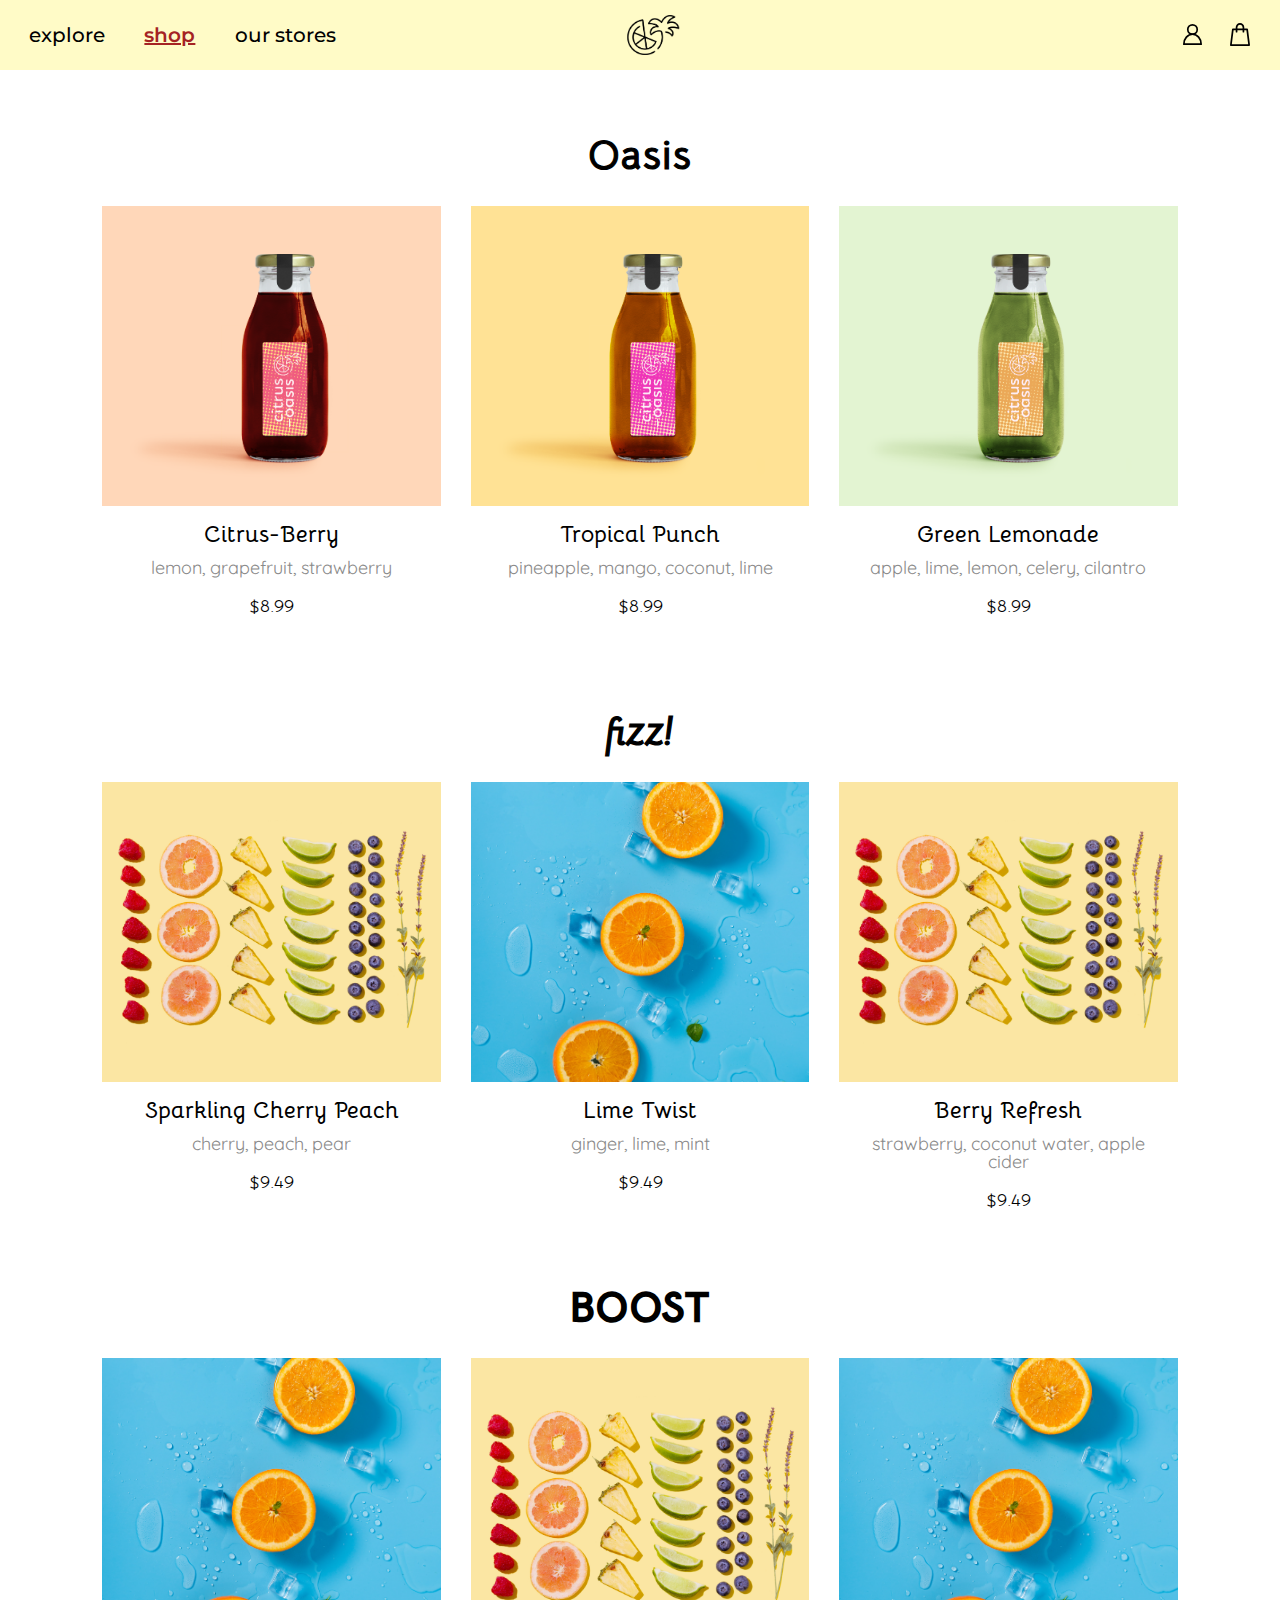
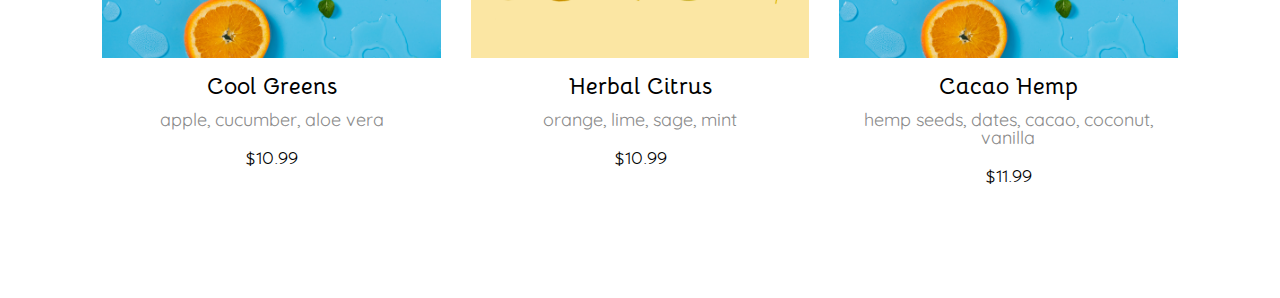
<file: citrus-oasis/products.html>
<!DOCTYPE html>
<html>
    <head>
        <title>Citrus&#8211Oasis</title>
        <link rel="stylesheet" href="css/desktop/style.css" type="text/css"/>

        <link rel="preconnect" href="https://fonts.googleapis.com">
        <link rel="preconnect" href="https://fonts.gstatic.com" crossorigin>
        <link href="https://fonts.googleapis.com/css2?family=Josefin+Sans:wght@300;400&family=Montserrat:wght@300;500&family=Nunito:ital,wght@0,300;1,700&family=Raleway:wght@400;600&display=swap" rel="stylesheet">
        <link href="https://fonts.googleapis.com/css2?family=Quicksand&family=Comfortaa&family=Balsamiq+Sans:ital@0;1&family=Comic+Neue:ital,wght@0,300;0,400;0,700;1,400&family=Delius+Unicase:wght@400;700&display=swap" rel="stylesheet">
        <link href="https://fonts.googleapis.com/css2?family=Bellota:ital,wght@0,300;0,400;0,700;1,700&family=Bellota+Text:ital,wght@0,700;1,700&display=swap" rel="stylesheet">


        <meta name="viewport" content="width=device-width, initial-scale=1.0">
    </head>

    <body>
        <!-- navbar -->
        <div class="navbar">
            <div class="navbar-centered">
                <a href="index.html" class="logo"><img src="icons/logo.png" atl="Logo" height="40"></a>
                <a href="#" class="logo-text"><img src="icons/citrus-oasis-lc.png" height="40"></a>
            </div>

            <div class="navbar-left">
                <a href="explore.html">explore</a>
                <a href="products.html" class="active">shop</a>
                <a href="#">our stores</a>
            </div>

            <div class="navbar-right">
                <a href="#user">
                    <!-- <img src="icons/user.png" height="25"> -->
                    <!-- <img src="https://vectr.com/design/editor/4389c7d9-34cf-48e6-9f11-d77916825b7e"> -->
                    <img src="icons/svg/user.svg">
                </a>
                <a href="bag.html" ><img src="icons/svg/bag.svg"></a>
            </div>
            
            <!-- <ul>
                <li class="navbar-left-button"><a href="#explore">explore</a></li>
                <li class="navbar-left-button"><a href="#shop">shop</a></li>
                <li class="navbar-left-button"><a href="#stores">our stores</a></li>

                <li class="logo"><a href="#">
                    <img src="icons/logo.png" alt="Logo" height="40">
                </a></li>
                <li class="navbar-right-button"><a href="#cart">
                    <img src="icons/shopping-bag.png" alt="Bag" height="25">
                </a></li>
                <li class="navbar-right-button"><a href="#user">
                    <img src="icons/user.png" alt="User" height="25">
                </a></li>
            </ul> -->
        </div>
        <nav id="hamburger" role="navigation">
            <div id="menuToggle">
              <!--
              A fake / hidden checkbox is used as click reciever,
              so you can use the :checked selector on it.
              -->
              <input type="checkbox" />
              
              <!--
              Some spans to act as a hamburger.
              
              They are acting like a real hamburger,
              not that McDonalds stuff.
              -->
              <span></span>
              <span></span>
              <span></span>
              
              <!--
              Too bad the menu has to be inside of the button
              but hey, it's pure CSS magic.
              -->
              <ul id="menu">
                <a href="explore.html"><li>explore</li></a>
                <a href="products.html"><li>shop</li></a>
                <a href="stores.html"><li>our stores</li></a>
              </ul>
            </div>
          </nav>
        
        <div class="grid">
            <!-- <img class="wave" src="assets/background/wave-1.png" width=160px> -->
            
            <div class="category">Oasis</div>
            <div class="row-1">
                <div class="product col-1">
                    <img src="assets/products/bottle.png">
                </div>
                <div class="product-info col-1">
                    <p class="name">Citrus-Berry</p>
                    <p class="desc">lemon, grapefruit, strawberry</p>
                    <p class="price">$8.99</p>
                </div>
                

                <div class="product col-2">
                    <img src="assets/products/bottle2.png">
                </div>
                <div class="product-info col-2">
                    <p class="name">Tropical Punch</p>
                    <p class="desc">pineapple, mango, coconut, lime</p>
                    <p class="price">$8.99</p>
                </div>
                
                <div class="product col-3">
                    <img src="assets/products/bottle3.png">
                </div>
                <div class="product-info col-3">
                    <p class="name">Green Lemonade</p>
                    <p class="desc">apple, lime, lemon, celery, cilantro</p>
                    <p class="price">$8.99</p>
                </div>

            </div>

            <div class="category" style="font-family: Bellota; font-style:italic; letter-spacing: 0">fizz!</div>
            <div class="row-2">
                <div class="product col-1">
                    <img src="assets/background/2.jpg">
                </div>
                <div class="product-info col-1">
                    <p class="name">Sparkling Cherry Peach</p>
                    <p class="desc">cherry, peach, pear</p>
                    <p class="price">$9.49</p>
                </div>
                

                <div class="product col-2">
                    <img src="assets/background/1.jpg">
                </div>
                <div class="product-info col-2">
                    <p class="name">Lime Twist</p>
                    <p class="desc">ginger, lime, mint</p>
                    
                    <p class="price">$9.49</p>
                </div>
                
                <div class="product col-3">
                    <img src="assets/background/2.jpg">
                </div>
                <div class="product-info col-3">
                    <p class="name">Berry Refresh</p>
                    <p class="desc">strawberry, coconut water, apple cider</p>
                    <p class="price">$9.49</p>
                </div>
            </div>

            
            <div class="category" style="-webkit-text-stroke: 2.5px;">BOOST</div>
            <div class="row-3">
                <div class="product col-1">
                    <img src="assets/background/1.jpg">
                </div>
                <div class="product-info col-1">
                    <p class="name">Cool Greens</p>
                    <p class="desc">apple, cucumber, aloe vera</p>
                    <p class="price">$10.99</p>
                </div>
                

                <div class="product col-2">
                    <img src="assets/background/2.jpg">
                </div>
                <div class="product-info col-2">
                    <p class="name">Herbal Citrus</p>
                    <p class="desc">orange, lime, sage, mint</p>
                    <p class="price">$10.99</p>
                </div>
                
                <div class="product col-3">
                    <img src="assets/background/1.jpg">
                </div>
                <div class="product-info col-3">
                    <p class="name">Cacao Hemp</p>
                    <p class="desc">hemp seeds, dates, cacao, coconut, vanilla</p>
                    <p class="price">$11.99</p>
                </div>
            </div>
        </div>


        <!-- <script>
            // When the user scrolls the page, execute myFunction
            window.onscroll = function() {myFunction()};
    
            // Get the navbar
            var navbar = document.getElementsByClassName("navbar");
    
            // Get the offset position of the navbar
            var sticky = navbar.offsetTop;
    
            // Add the sticky class to the navbar when you reach its scroll position. Remove "sticky" when you leave the scroll position
            function myFunction() {
                if (window.pageYOffset >= sticky) {
                    navbar.classList.add("sticky")
                } else {
                    navbar.classList.remove("sticky");
                }
            }
        </script> -->
    </body>


</html>
</file>
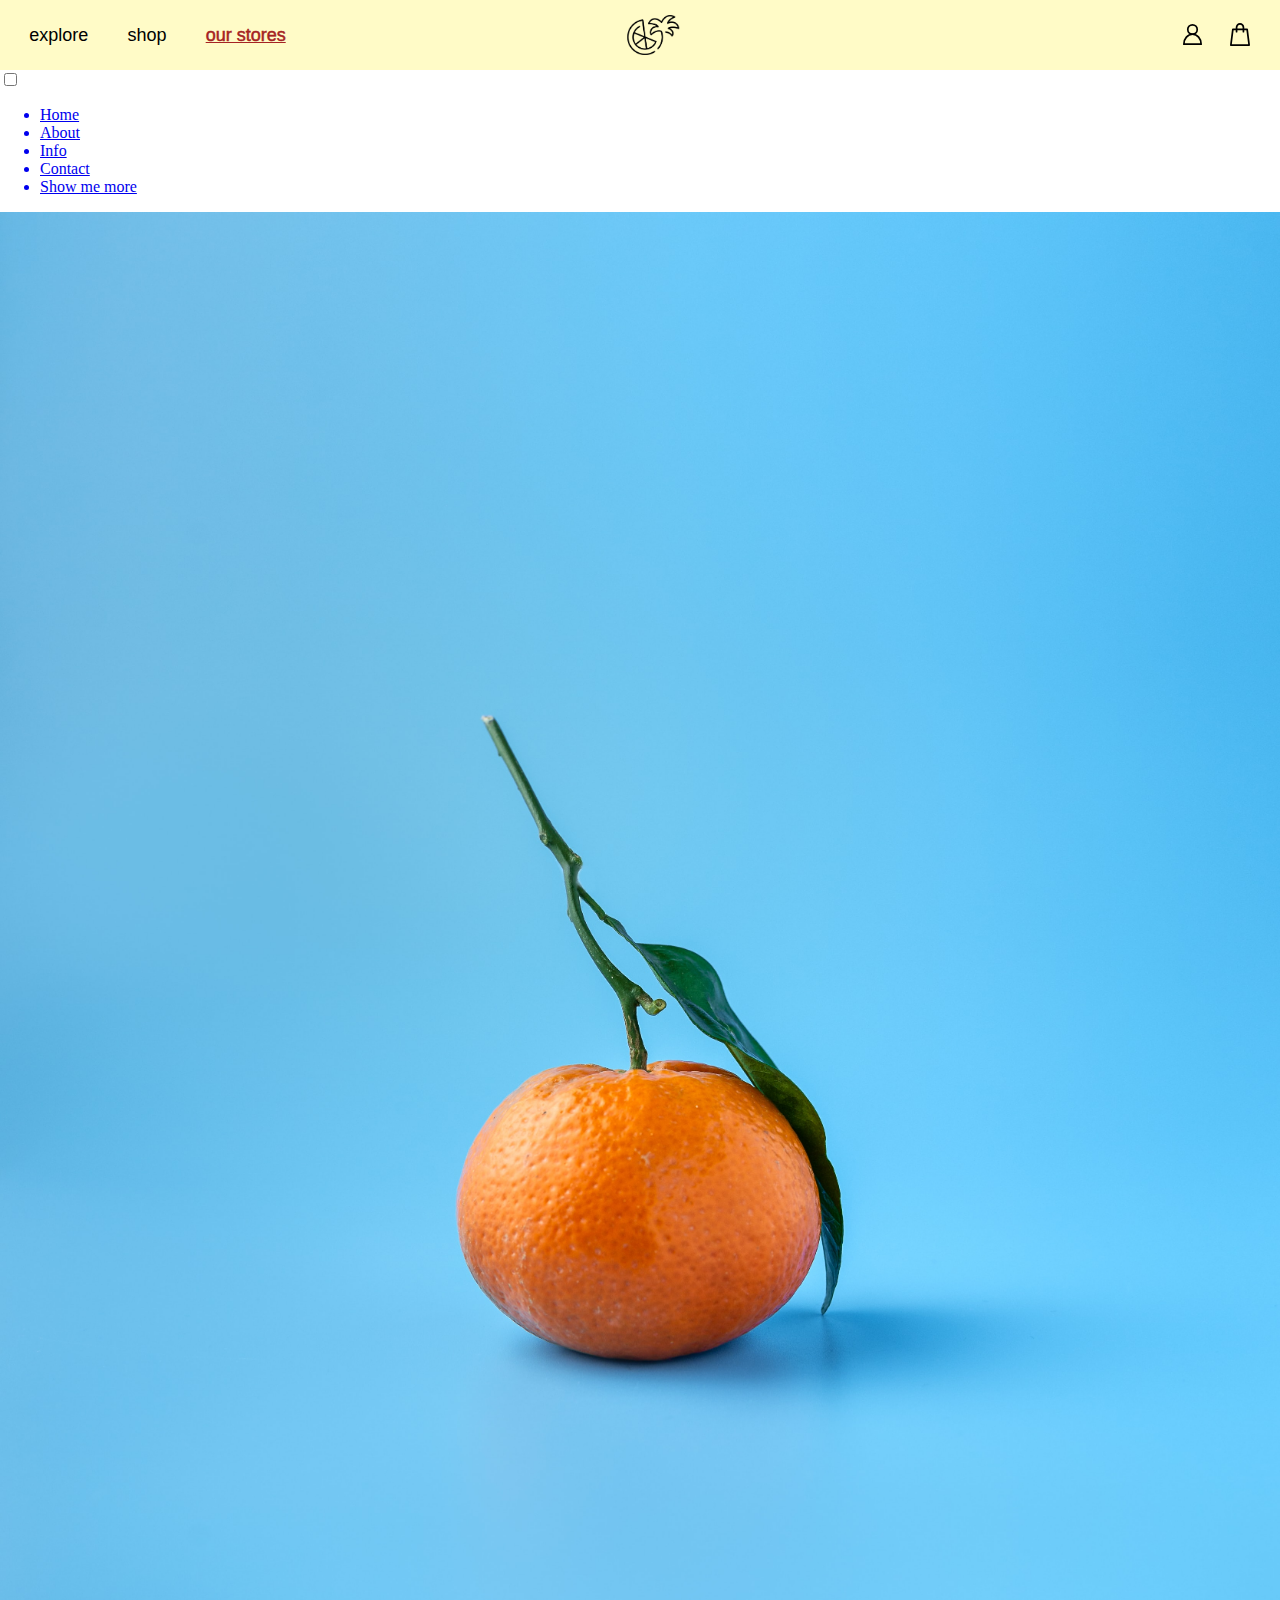
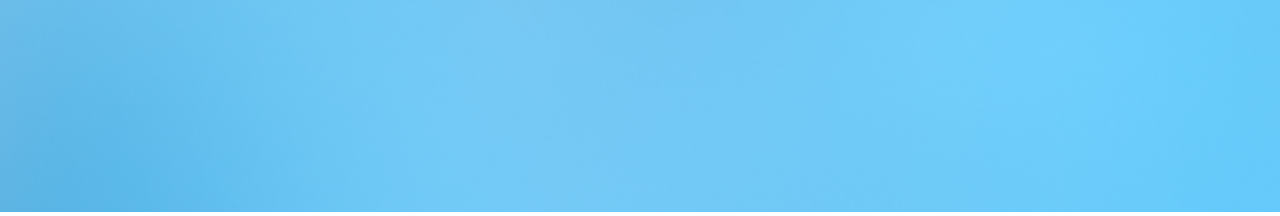
<file: citrus-oasis/stores.html>
<!DOCTYPE html>
<html>
    <head>
        <title>Citrus&#8211Oasis</title>
        <link rel="stylesheet" media="screen and (min-width: 700px)" href="css/desktop/trash.css" type="text/css"/>

        <link rel="preconnect" href="https://fonts.googleapis.com">
        <link rel="preconnect" href="https://fonts.gstatic.com" crossorigin>
        <link href="https://fonts.googleapis.com/css2?family=Josefin+Sans:ital,wght@0,300;1,500&family=Nunito:ital,wght@0,300;1,700&display=swap" rel="stylesheet">

        <meta name="viewport" content="width=device-width, initial-scale=1.0">
    </head>

    <body>
        <div class="navbar">
            <div class="navbar-centered">
                <a href="#" class="logo"><img src="icons/logo.png" atl="Logo" height="40"></a>
                <a href="#" class="logo-text"><img src="icons/citrus-oasis-lc.png" height="40"></a>
            </div>

            <div class="navbar-left">
                <a href="explore.html">explore</a>
                <a href="products.html">shop</a>
                <a href="stores.html" class="active">our stores</a>
            </div>

            <div class="navbar-right">
                <a href="#user">
                    <img src="icons/svg/user.svg">
                </a>
                <a href="#bag" ><img src="icons/svg/bag.svg"></a>
            </div>

        </div>

        <nav role="navigation">
            <div id="menuToggle">
              <!--
              A fake / hidden checkbox is used as click reciever,
              so you can use the :checked selector on it.
              -->
              <input type="checkbox" />
              
              <!--
              Some spans to act as a hamburger.
              
              They are acting like a real hamburger,
              not that McDonalds stuff.
              -->
              <span></span>
              <span></span>
              <span></span>
              
              <!--
              Too bad the menu has to be inside of the button
              but hey, it's pure CSS magic.
              -->
              <ul id="menu">
                <a href="#"><li>Home</li></a>
                <a href="#"><li>About</li></a>
                <a href="#"><li>Info</li></a>
                <a href="#"><li>Contact</li></a>
                <a href="https://erikterwan.com/" target="_blank"><li>Show me more</li></a>
              </ul>
            </div>
          </nav>
        <!-- <div> -->
            <img id="background-img" src="assets/background/1.1.jpg" alt="background">
        <!-- </div> -->





    </body>


</html>
</file>
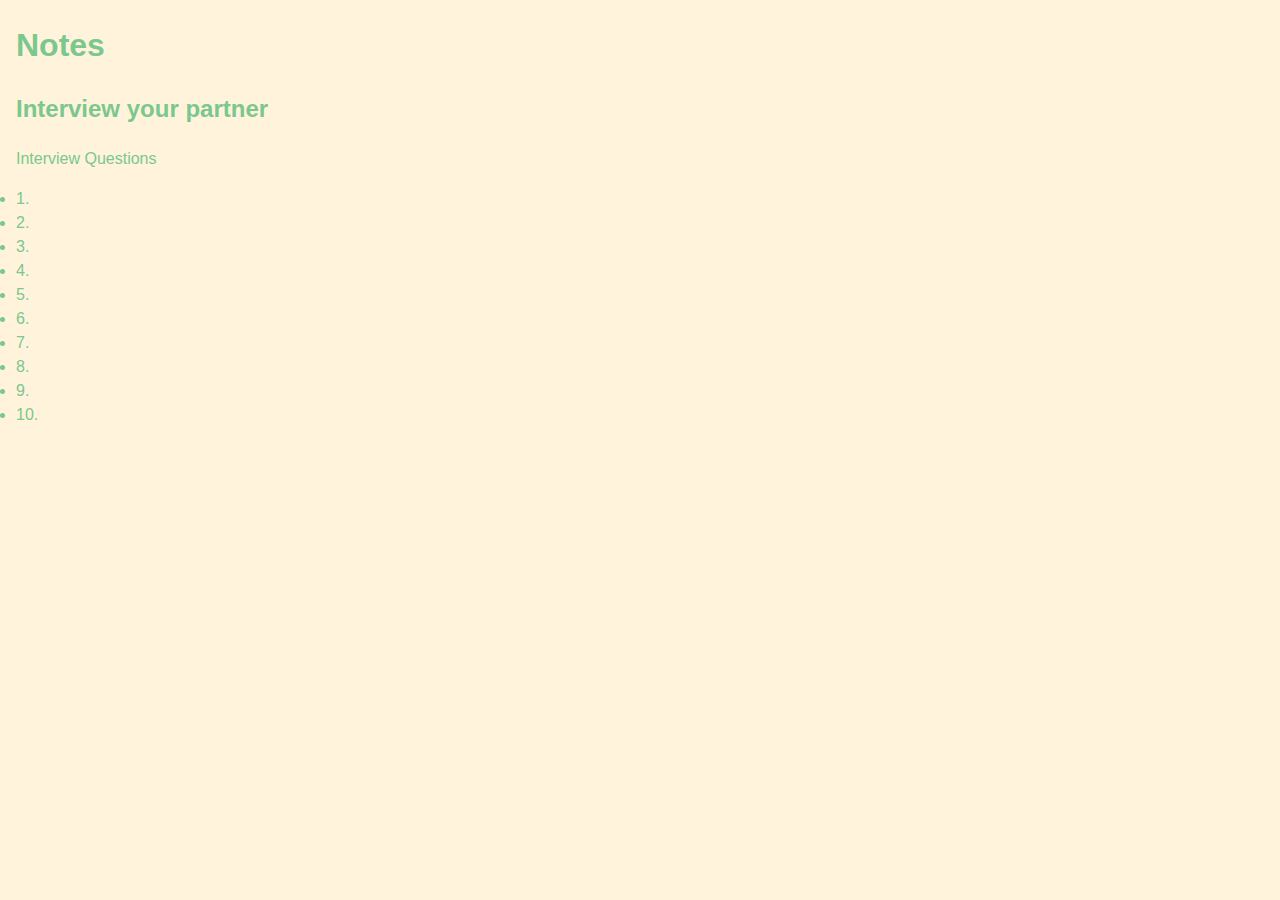
<file: my-site/notes.html>
<!DOCTYPE html>
<html >
<head>
    <meta charset="UTF-8"> 
    <title>Your Title Here</title>
    <link rel="stylesheet" href="css/style.css">
    <meta name="ROBOTS" content="INDEX,FOLLOW">
    <meta name="description" content="Lehigh University DES 070 Web Design I">
    <meta name="viewport" content="width=device-width, initial-scale=1">
    <link rel="shortcut icon" href="favicon.ico" type="image/x-icon">
    <link rel="icon" href="favicon.ico" type="image/x-icon">
</head>

<body>

    <h1>Notes</h1>

    <!--
       Interview Project
    -->

    <h2>Interview your partner</h2>

    <p>
        Interview Questions
        <li>1.</li> 
        <li>2.</li> 
        <li>3.</li> 
        <li>4.</li> 
        <li>5.</li> 
        <li>6.</li> 
        <li>7.</li> 
        <li>8.</li> 
        <li>9.</li> 
        <li>10.</li> 
    </p>

    
</body>
</html>
</file>
<file: citrus-oasis/css/desktop/index.css>
body {
    margin: 0 auto;
    /* background-image: url("assets/background/0.jpg");
    background-size: 100% 100%; */
}

* {
    box-sizing: border-box;
}


#background-img {
    position: relative;
    object-fit: cover;
    width: 100%;
    /* height: 100vh; */
}

.buttons {
    position: absolute;
    z-index: 1;
    top: 70%;
    left: 54%;
    transform: translate(-50%, -20%);
}

.buttons a {
    color: black;
    text-decoration: none;
    /* font-family: sans-serif; */
    /* font-family: 'Baskerville Old Face'; */

    font-family: 'Montserrat';
    font-weight: 500;
    /* font-size: 2.5vmin;    <-- old */ 
    font-size: 24px;

    /* outline: 2px; */
    /* overflow: hidden; */
    /* width: auto; */
    /* position: relative; */
    /* top: 70%; */
    padding: 8px 12px;
    margin-right: 30px;
    /* margin: 2px; */
    /* margin: 18px 0px 18px 1.5vw; */

    transition: background-color 0.3s;
    transition-timing-function: ease-out;
}
.buttons a:hover {
    background-color: rgb(255, 242, 221);
    /* font-weight: 600; */
    /* outline: 2px; */
    /* border: 2px solid rgb(165, 35, 35); */
    /* margin: 0; */
    color: rgb(165, 35, 35);
    /* text-decoration: underline; */
    -webkit-text-stroke: 1px;
}


.index-logo {
    margin: auto;
    width: 30%;
    /* display: flex; */
}

.index-logo a {

    float: none;
    position: absolute;
    justify-content: space-between;
    /* overflow: hidden; */
    /* display: inline-flex; */
    top: 50%;
    /* margin-top: 38px; */
    padding: 5px 6vw;
    /* padding-left: 10%; */
}

.logo {

    /* position: fixed;
    box-sizing: border-box;
    top: 5%;
    left: 50%; */
    left: 51%;
    /* top: 60%; */

    z-index: 1;
    transform: translate(-50%, -55%);
    transition: left 0.2s ease-out;
    /* transition-delay: 0.05s; */
}
.logo-text {

    /* position: fixed;
    top: 5%;
    left: 49%; */
    left: 50%;

    /* padding: 20px; */
    transform: translate(-50%, -58%);
    opacity: 0%;
    transition: opacity 0.05s, left 0.3s ease;
    /* transition-delay: 0.1s; */
    /* transition-timing-function: ease-out; */
}



@media screen and (max-width: 1200px) {
    
    .buttons {
        display: grid;
        /* grid-row-gap: 30px; */
        left: 51%;
        transform: translate(-50%, -20%);
    }
    .buttons a {
        text-align: center;
        margin-top: 0.8em;
    }
  }

@media screen and (min-width: 700px) {
    .logo:hover {
        /* left: 51%; */
        left: calc((51% + 70px));
        /* box-sizing: border-box; */
        padding-left: 10vw;
        /* margin-l: 5vw; */
        /* left: 53vmax; */
    
    }
    
    .logo:hover + .logo-text {
        /* display: block; */
        opacity: 100%;
        /* left: 48%; */
        left: calc(50% - 70px + 2.5vw);
    }
}
</file>
<file: citrus-oasis/css/mobile/index.css>
body {
    margin: 0 auto;
    /* background-image: url("assets/background/0.jpg");
    background-size: 100% 100%; */
}

* {
    box-sizing: border-box;
}


#background-img {
    position: relative;
    object-fit: cover;
    width: 100%;
    /* height: 100vh; */
}

.buttons {
    position: absolute;
    z-index: 1;
    top: 70%;
    left: 54%;
    transform: translate(-50%, -20%);
}

.buttons a {
    color: black;
    text-decoration: none;
    /* font-family: sans-serif; */
    /* font-family: 'Baskerville Old Face'; */

    font-family: 'Montserrat';
    font-weight: 500;
    /* font-size: 2.5vmin;    <-- old */ 
    font-size: 24px;

    /* outline: 2px; */
    /* overflow: hidden; */
    /* width: auto; */
    /* position: relative; */
    /* top: 70%; */
    padding: 8px 12px;
    margin-right: 30px;
    /* margin: 2px; */
    /* margin: 18px 0px 18px 1.5vw; */

    transition: background-color 0.3s;
    transition-timing-function: ease-out;
}
.buttons a:hover {
    background-color: rgb(255, 242, 221);
    /* font-weight: 600; */
    /* outline: 2px; */
    /* border: 2px solid rgb(165, 35, 35); */
    /* margin: 0; */
    color: rgb(165, 35, 35);
    /* text-decoration: underline; */
    -webkit-text-stroke: 1px;
}



.index-logo a {
    display: inline-flex;
    float: none;
    position: absolute;
    /* overflow: hidden; */
    /* display: inline-flex; */
    top: 50%;
    /* margin-top: 38px; */
    padding: 5px 6vw;
    /* padding-left: 10%; */
}

.logo {

    /* position: fixed;
    box-sizing: border-box;
    top: 5%;
    left: 50%; */
    left: 51%;
    /* top: 60%; */

    z-index: 1;
    transform: translate(-50%, -47%);
    transition: left 0.2s ease-out;
    /* transition-delay: 0.05s; */
}
.logo-text {

    /* position: fixed;
    top: 5%;
    left: 49%; */
    left: 50%;

    /* padding: 20px; */
    transform: translate(-50%, -50%);
    opacity: 0%;
    transition: opacity 0.05s, left 0.3s ease;
    /* transition-delay: 0.1s; */
    /* transition-timing-function: ease-out; */
}

.logo:hover {
    /* left: 51%; */
    left: calc((51% + 70px));
    /* box-sizing: border-box; */
    padding-left: 10vw;
    /* margin-l: 5vw; */
    /* left: 53vmax; */

}

.logo:hover + .logo-text {
    /* display: block; */
    opacity: 100%;
    /* left: 48%; */
    left: calc(50% - 70px + 2.5vw);
}
</file>
<file: interview-site/css/style.css>
* {
  box-sizing: border-box;
}

header {
  height: 50vh;
  background: #ffffff;
  position: relative;
}

#background {
  box-shadow: 0px 2px 15px 2px #b8b8b8;
}

#header {
  position: absolute;
  bottom: 25px;
  left: 45px;
}

#title {
  color: #e4f7ff;
  font-family: "Courier New", Courier, monospace;
  font-size: 75px;
}

#name {
  color: #bfecff;
  line-height: 90%;
  /* font-family: "Playfair Display", serif; */
  /* font-family: "DM Serif Display", serif; */
  font-family: "Libre Baskerville", serif;
  font-style: italic;
  font-size: 110px;
  /* padding: 0; */
}

.row {
  display: flex;
}

.column-1 {
  padding: 80px 55px;
  flex: 50%;
  height: 50vh;
  text-align: center;
  background-color: #f6edff;

  border: 10px;
  border-style: solid;
  border-color: rgb(232, 213, 245);

  box-shadow: 0px 0px 30px 5px #fffef6bb inset;
}

.column-2 {
  padding: 80px 55px;
  flex: 50%;
  height: 50vh;
  text-align: center;
  background-color: rgb(222, 244, 252);

  border: 10px;
  border-style: solid;
  border-color: #fffef6;

  box-shadow: inset 0px 2px 40px 10px #c6e8ff, 0px 0px 30px #adadadb0;
  z-index: 2;
}

.img-left {
  display: flex;
  flex: 50%;
  overflow: hidden;
  height: 50vh;
  width: 50vw;
  box-shadow: 0px 0px 20px #636363 inset;
  z-index: 1;
}

.img-right {
  display: flex;
  flex: 50%;
  overflow: hidden;
  height: 50vh;
  width: 50vw;
  z-index: 1;
}

.question {
  font-family: "Libre Baskerville", serif;
  font-style: bold;
  color: #5a469e;
}

.answer {
  font-family: "Courier New", Courier, monospace;
  font-size: 20px;
}
</file>
<file: wireframe/easy/style.css>
body {
  margin: 0 auto;
}

* {
  overflow: auto;
}

.element-text {
  text-align: center;
  font-family: "Courier New", Courier, monospace;
  font-size: 25px;
}

header {
  height: 600px;
  background: #486086;
  padding-top: 300px;
}

.sidebar-1,
.sidebar-2 {
  height: 600px;
  float: left;
  padding-top: 300px;
}
.sb-first {
  width: 50%;
}
.sb-second {
  width: 33.33%;
}
.sidebar-1 {
  background: #fdfaec;
}
.sidebar-2 {
  background: #d9e7f2;
}

.main {
  height: 600px;
  background: #ea9185;
  float: left;
  padding-top: 300px;
}
.first {
  width: 75%;
}
.second {
  width: 100%;
}

#div {
  height: 600px;
  float: left;
  width: 25%;
  background: #fce7c5;
  padding-top: 300px;
}

footer {
  height: 160px;
  background: #486086;
  padding-top: 80px;
}
</file>
<file: wireframe/hard/style.css>
body {
  margin: 0;
}

* {
  text-align: center;
  font-size: 40px;
  font-family: "Courier New", Courier, monospace;
  color: rgb(255, 254, 246);
}

.grid-container-1 {
  display: grid;
  padding: 5px;
  grid-gap: 5px 5px;
  grid-template-rows: 250px;
  grid-template-columns: 1fr 1fr 1fr;
}
.grid-container-2 {
  display: grid;
  padding: 5px;
  grid-gap: 5px 5px;
  grid-template-rows: 250px 250px 250px;
  grid-template-columns: 1fr 1fr 1fr 1fr 1fr 1fr;
}
.grid-container-3 {
  display: grid;
  padding: 5px;
  grid-gap: 5px 5px;
  grid-template-rows: 250px 150px;
  grid-template-columns: auto auto auto auto;
}

.p-med-1 {
  background: #6c8364;
  grid-area: 1 / 1;
  padding: 80px 120px;
}
.p-med-2 {
  background: #6c8364;
  grid-area: 1 / 3;
  padding: 80px 120px;
}
.t-med {
  background: #fff9df;
  grid-area: 1 / 2;
  color: #2a3a30;
  padding: 80px 120px;
}

.header {
  background: #527259;
  grid-area: 1 / 1 / span 1 / span 5;
  padding: 100px;
}
.img {
  background: #2a3a30;
  grid-area: 1 / 6 / 1 / 6;
  padding: 100px;
}

.main {
  background: #bfbc9d;
  grid-area: 2 /1 / span 1 / span 4;
  padding: 100px;
}
.quote {
  background: #2a3a30;
  grid-area: 3/1 / span 1 / span 4;
  padding: 100px;
}
.sidebar {
  background: #fff9df;
  grid-area: 2 / 5 / span 2 / span 2;
  color: #2a3a30;
  padding: 200px;
}

.p-small-1 {
  background: #bfbc9d;
  grid-area: 1 / 1;
  padding: 60px 80px;
}
.p-small-2 {
  background-color: #bfbc9d;
  grid-area: 1/ 3;
  padding: 60px 80px;
}
.t-small {
  background: #6c8364;
  grid-area: 1 / 2;
  padding: 60px 80px;
}
.o-small {
  background: #4c644d;
  grid-area: 1 / 4;
  padding: 60px 80px;
}
.footer {
  background: #fff9df;
  grid-area: 2 / span 4;
  color: #2a3a30;
  padding: 60px;
}
</file>
<file: citrus-oasis/css/desktop/bag.css>
body {
    margin: 0 auto;
    /* background-image: url("assets/background/0.jpg");
    background-size: 100% 100%; */
}

* {
    box-sizing: border-box;
}



#background-img {
    position: relative;
    object-fit: cover;
    width: 100%;
    /* height: 100vh; */
}

.buttons {
    position: absolute;
    z-index: 1;
    top: 70%;
    left: 55%;
    transform: translate(-50%, -20%);
}


.buttons a {
    color: black;
    text-decoration: none;
    /* font-family: sans-serif; */
    /* font-family: 'Baskerville Old Face'; */

    font-family: 'Montserrat';
    font-weight: 500;
    /* font-size: 2.5vmin;    <-- old */ 
    font-size: 24px;

    /* outline: 2px; */
    /* overflow: hidden; */
    /* width: auto; */
    /* position: relative; */
    /* top: 70%; */
    padding: 8px 12px;
    margin-right: 30px;
    /* margin: 2px; */
    /* margin: 18px 0px 18px 1.5vw; */

    transition: background-color 0.3s;
    transition-timing-function: ease-out;
}
.buttons a:hover {
    background-color: rgb(255, 242, 221);
    /* font-weight: 600; */
    /* outline: 2px; */
    /* border: 2px solid rgb(165, 35, 35); */
    /* margin: 0; */
    color: rgb(165, 35, 35);
    /* text-decoration: underline; */
    -webkit-text-stroke: 1px;
}


.navbar {
    /* align-items: center; */
    /* height: 80px; */
    /* position: relative; */
    /* padding-top: 60px; */
    /* position: fixed; */
    /* z-index: 1; */
    background-color: #fffbc7;
    overflow: hidden;
    height: 70px;
}

/* .navbar > * {
    
    display: inline-flex;
} */

/* .sticky {
    position: fixed;
    top: 0;
    width: 100%;
} */

/* .sticky + .navbar>* {
    padding-top: 60px;
} */


.navbar {
    /* display: flex; */
    /* align-items: center; */
    /* height: 80px; */
    position: relative;
    /* padding-top: 60px; */
    /* position: fixed; */
    /* z-index: 1; */
    background-color: #fffbc7;
    overflow: hidden;
    height: 70px;
}


.navbar a {
    /* display: inline-flex; */
    /* overflow: hidden; */
}

.navbar-centered a {
    display: inline-flex;
    float: none;
    position: absolute;
    /* overflow: hidden; */
    /* display: inline-flex; */
    top: 50%;
    /* margin-top: 38px; */
    padding: 5px 6vw;
    /* padding-left: 10%; */
}

.logo {

    /* position: fixed;
    box-sizing: border-box;
    top: 5%;
    left: 50%; */
    left: 51%;

    z-index: 1;
    transform: translate(-50%, -50%);
    transition: left 0.2s ease;
}
.logo-text {

    /* position: fixed;
    top: 5%;
    left: 49%; */
    left: 50%;

    /* padding: 20px; */
    transform: translate(-50%, -50%);
    opacity: 0%;
    transition: opacity 0.05s, left 0.2s ease;
    /* transition-delay: 0.1s; */
    /* transition-timing-function: ease-out; */
}

.logo:hover {
    /* left: 51%; */
    left: calc((51% + 15px));
    /* box-sizing: border-box; */
    padding-left: 10vw;
    /* margin-l: 5vw; */
    /* left: 53vmax; */

}

.logo:hover + .logo-text {
    /* display: block; */
    opacity: 100%;
    /* left: 48%; */
    left: calc(50% - 55px + 2.5vw);
}





.navbar-left {
    display: inline-flex;
    float: left;
}

.navbar-right {
    display: inline-flex;
    float: right;
}

.navbar-left a {
    color: black;
    text-decoration: none;
    /* font-family: sans-serif; */
    /* font-family: 'Goudy Old Style'; */
    /* font-family: 'Baskerville Old Face'; */
    font-family: 'Montserrat';
    font-weight: 500;

    /* font-size: 2.5vmin;    <-- old */ 
    font-size: 20px;

    /* overflow: hidden; */
    /* width: auto; */
    /* position: relative; */
    /* top: 70%; */
    padding: 5px 10px 6px;
    margin: 18px 0px 18px 1.5vw;


}

.navbar-right a {
    padding: 8px 10px 5px;
    margin-top: 18px;
}

.navbar-left a, .navbar-right a {
    transition: background-color 0.3s;
    transition-timing-function: ease-out;
    /* margin-top: var(--height/2); */
}

.navbar-left a.active {
    color: rgb(165, 35, 35);
    font-weight: 600;
    /* -webkit-text-stroke: 0.5px; */
    text-decoration: underline;

}

.navbar-left a:hover, .navbar-right a:hover {
    background-color: blanchedalmond;
    color: rgb(165, 35, 35);
    -webkit-text-stroke: 0.5px;

}

a[href$="bag.html"] {
    /* margin: 16px 18px 16px 0px; */
    width: 40px;
    margin-top: 15px;
    margin-right: 20px;
    margin-left: 8px;
}

a[href$="user"] {
    margin-top: 16px;
    width: 39px;
    /* background-image: url(icons/user.png), none;
    background-image: url(icons/svg/user.svg), none; */
}


/* GRID */
.grid {
    /* position: relative; */
    padding: 0px 13% 100px;
    /* z-index: 2; */
}

.row-1, .row-2, .row-3 {
    display: grid;
    grid-gap: 5px 30px;
    /* grid-template-rows: 300px 100px 300px 100px 300px 100px; */
    grid-template-rows: 300px 135px;
    grid-template-columns: 1fr 1fr 1fr;
    background-color: none;
}
/* .row-2 {
    background-color:aquamarine;
} */

.wave {
    position: absolute;
    z-index: 2;
    left: 50%;
    top: 19%;
    transform: translate(-50%, -50%);
    /* text-align: center; */
    /* background-color: blanchedalmond; */
}

.category {
    /* background-color: blanchedalmond; */
    /* position: absolute; */
    z-index: 1;
    padding: 60px 0 25px;
    text-align: center;
    font-family: 'Bellota Text';
    /* font-family: 'Goudy Old Style'; */
    font-size: 40px;
    font-weight: 700;
    letter-spacing: 0.04em;
    -webkit-text-stroke: 1.2px;
}

.product {
    display: flex;
    overflow: hidden;
    /* transition: overflow 0.3s ease-in; */
    transition: transform 0.2s ease;
    /* transition-delay: 0.1s; */
}
.product:hover {
    /* overflow: visible; */
    transform: scale(1.03) translateY(-0.3%);
}

.product-info {
    margin: 0px 10px;

    text-align: center;
    /* font-family: 'Goudy Old Style'; */
    font-family: 'Bellota';

    /* font-size: 18px; */
}
.product-info .name {
    /* float: left; */
    font-size: 23px;
    font-weight: 700;
    line-height: 0.1em;
}
.product-info .desc {
    /* font-family: 'Goudy Old Style'; */
    font-family: 'Quicksand';
    font-weight: 400;
    line-height: 0.5em;
    font-size: 18px;
    color: rgb(138, 138, 138);
}
.product-info .price {
    /* float: right; */
    font-size: 18px;
    font-weight: 400;
    /* font-style: italic; */
    color: black;
}

.product > img {
    object-fit: cover;
    width: 100%;
    max-height: 100%;
    transition: transform 0.7s ease;
    /* transition-delay: 0.03s; */
}

.product > img:hover {
    transform: scale(1.11) translate(0%, -1%);

}

/* ROW 1 */
.row-1 > .product-info {
    grid-row-start: 2;
    /* grid-area: 2 / 1; */
    /* flex: 1; */
    background-color: white;
}
.row-1 > .product > img {
    grid-row-start: 1;
}

/* ROW 2 */
.row-2 > .product-info {
    grid-row-start: 2;
    /* grid-area: 2 / 1; */
    /* flex: 1; */
    background-color: white;
}
.row-2 > .product > img {
    grid-row-start: 1;
}

/* ROW 3 */
.row-3 > .product-info {
    grid-row-start: 2;
    /* grid-area: 2 / 1; */
    /* flex: 1; */
    background-color: white;
}
.row-3 > .product > img {
    grid-row-start: 1;
}


.col-1 > * {
    grid-column-start: 1;
    /* grid-row-end: 2; */
}
.col-2 > * {
    grid-column-start: 2;
}

.col-3 > * {
    grid-column-start: 3;
}


/* .row-2 > .product-info {
    grid-row-start: 4;

} */

@media screen and (max-width: 1000px) {
    .bag-container {
        margin-top: 5%;
        width: 100%;
    }
    .info {
        display: grid;
    }
}

.bag-container {
    width: 65%;
    height: 85%;
}

@media screen and (max-width: 1000px) {
    .bag-container {
        /* display: grid; */
        /* position: relative; */
    }
    .header {
        /* padding-top: 30px;  */
    }
    .bag-container > .info {
        display: none;
    }
    .item {
        /* display: block; */
        position: relative;
        width: 100%;
        /* justify-content: space-between; */
    }
    .item > .item-img {
        width: 40%;
        text-align: left;
    }
    .item > .about {
        display: block;
        position: absolute;
        width: 85%;
        margin-left: 135px;
        top: 10%;
        /* margin-left: 20px; */
    }
    .about > .desc {
        display: none;
    }
    .item > .price, .item > .counter > .count, .item > .total > .amount {
         /* position: absolute; */
        /* top: 90%; */
        font-size: 18px;
        width: auto;
    }
    .item > .price {
        /* font-size: 16px; */
        margin-left: 20px;
    }
    .item > .counter {
        /* margin-left: 5%;
        margin-right: -5%; */
        /* display: contents; */
        /* font-size: 16px; */
        width: auto;
    }
    .item > .counter > .count {
        padding: 5px;
    }




}
.header{
    margin: auto;
    margin-top: 25px;
    width: 85%;
    height: 15%;
    display: flex;
    justify-content: space-between;
    align-items: center;
}
.heading {
    /* margin: auto; */
    /* width: 90%;
    height: 15%; */
    /* display: flex; */
    font-size: 30px;
    font-family: 'Montserrat';
    font-weight: 700;
    color: #2F3841;
    /* cursor: pointer; */
}

.bag-container {
    float: left;
    margin: auto;
    padding: 0;
    /* background: linear-gradient(to bottom right, #E3F0FF, #FAFCFF); */
    height: 100vh;
    justify-content: center;
    align-items: center;
}

.info {
    float: right;
    /* margin: auto; */
    margin-right: 24%;
    width: 17%;
    height: 0%;
    display: flex;
    justify-content: space-between;
    align-items: center;
    /* text-align: right; */

    font-size: 15px;
    font-family: 'Montserrat';
    font-weight: 400;
    color: #202020;
}



.item {
    margin: auto;
    width: 85%;
    height: 21%;
    display: flex;
    justify-content: space-between;
    align-items: center;
}

.item-img {
    width: 10%;
    text-align: center;
    /* margin-right: 0px; */
}
.about {
    width: 30%;
    /* margin-left: 135px; */
    /* padding-left: 5%; */
}
.name {
    padding-top: 5px;
    /* margin-right: 0px; */
    line-height: 10px;
    font-size: 22px;
    font-family: 'Bellota';
    font-weight: 700;
    color: #202020;
}
.desc{
    line-height: 1em;
    font-size: 16px;
    font-family:'Quicksand';
    font-weight: 400;
    color: #909090;
}


.price {
    width: 5%;
}
.counter {
    width: 11%;
    display: flex;
    justify-content: space-between;
    align-items: center;
}

.button {
    width: 30px;
    height: 30px;
    border-radius: 50%;
    background-color: rgb(255, 240, 240);
    display: flex;
    justify-content: center;
    align-items: center;
    font-size: 20px;
    font-family: 'Bellota';
    font-weight: 700;
    color: #202020;
    cursor: pointer;
}
.count, .price, .amount {
    font-size: 20px;
    font-family: 'Bellota';
    font-weight: 700;
    color: #202020;
}

.total {
    /* align-items: center; */
    /* height: 40%; */
    text-align: right;
    align-items: center;
}


.amount {
    /* padding-top: 57px; */
    /* top: 50%; */
}

.remove {
    position: absolute;
    padding-left: 10px;
    padding-top: 3px;
    font-size: 14px;
    font-family: 'Bellota';
    font-weight: 400;
    color: #E44C4C;
    cursor: pointer;
}


/* SUBTOTAL */
.summary{
    /* z-index: 1; */
    /* outline: 20px solid rgb(255, 240, 240); */
    padding: 20px 20px 20px;
    position: absolute;
    left: 65%;
    top: 36%;
    transform: translateY(-50%);
    float: right;
    background-color: rgb(255, 240, 240);
    /* margin: auto; */
    width: 30%;
    height: 38%;
    /* display: flex; */
    justify-content: space-between;
    /* align-items: center; */
}
#summary-heading {
    height: 35%;
    font-size: 30px;
    font-family: 'Montserrat';
    font-weight: 700;
    color: #2F3841;
}
.summary-item, .summary-footer {
    /* background-color: thistle; */
    padding: 0 5px;
    margin: auto;
    width: 100%;
    height: 12%;
    display: flex;
    justify-content: space-between;
    align-items: center;
}
.summary-item-name {
    width: 50%;
    font-size: 18px;
    font-family: 'Montserrat';
    font-weight: 400;
    color: #202020;
    line-height: 0.8em;
}
.summary-item-amount {
    font-size: 18px;
    font-family: 'Montserrat';
    font-weight: 600;
    color: #202020;
    line-height: 0.8em;
}

.summary-footer {
    margin-top: 20px;
    border-top: 1.5px solid #2F3841;
    height: 25%;
}
.summary-footer-name {
    width: 30%;
    font-size: 18px;
    font-family: 'Montserrat';
    font-weight: 700;
    color: #202020;
    text-decoration: underline;
}
.summary-footer-amount {
    font-size: 18px;
    font-family: 'Montserrat';
    font-weight: 800;
    color: #202020;
}

#checkout {
    margin-right: -5%;
    margin-top: 2.5rem;
    text-align: right;
    /* align-items: baseline; */
    font-size: 21px;
    font-family: 'Montserrat';
    font-weight: 800;
    color: #202020;
    cursor: pointer;
}

@media screen and (max-width: 1000px) {
    #checkout {
        padding-bottom: 30px;
    }
}
#text {
    margin-right: 8%;
    margin-bottom: -2%;
}
/* ul {
    height: 70px;
    list-style-type: none;
    margin: 0
    padding: 0;
    overflow: hidden;
    background-color: #fffbc7;
} */
  
/* li :not(.logo){
    vertical-align: middle;
    float: left;
}

.logo {
    position: relative;
    text-align: center;
} */

/* .navbar-right-button {
    float: right;
    height: 80px;
}

a:not(#logo) {
    display: flex;
    color: #707070;
    text-align: center;
    vertical-align: middle;
    padding: 14px 25px;
    text-decoration: none;
} */

/* Change the link color to #111 (black) on hover */
/* li a:hover:not(#logo) {
    background-color: #fdfbea;
    text-decoration: underline;
}

.active {
    background-color: #cfca87;
} */

@media screen and (max-width: 1000px) {
    .bag-container {
        /* justify-content: none; */
        /* display: grid; */
        /* margin: 10%; */
        width: 85%;
        float: left;
    }

    .summary {
        position: relative;
        margin: auto;
        width: 100%;
        height: 40%;
        top: 25%;
        left: 7.5%;
    }
    .summary * {
        /* height: 10%; */
    }
}




@media screen and (min-width: 899px) {
    #hamburger {
        display: none;
    }
}

@media screen and (max-width: 900px) {
    .navbar-left {
        display: none;
    }
}

#menuToggle
{
  display: block;
  position: absolute;
  top: 28px;
  left: 30px;
  
  z-index: 1;
  
  -webkit-user-select: none;
  user-select: none;
}

#menuToggle a
{
  text-decoration: none;
  color: black;
  
  transition: color 0.3s ease;
}

#menuToggle a:hover
{
  color:rgb(165, 35, 35);
}


#menuToggle input
{
  display: block;
  width: 40px;
  height: 32px;
  position: absolute;
  top: -7px;
  left: -5px;
  
  cursor: pointer;
  
  opacity: 0; /* hide this */
  z-index: 2; /* and place it over the hamburger */
  
  -webkit-touch-callout: none;
}

/*
 * Just a quick hamburger
 */
#menuToggle span
{
  display: block;
  width: 24px;
  height: 2px;
  margin-bottom: 4px;
  position: relative;
  
  background: black;
  border-radius: 1px;
  
  z-index: 1;
  
  transform-origin: 4px 0px;
  
  transition: transform 0.5s cubic-bezier(0.77,0.2,0.05,1.0),
              background 0.5s cubic-bezier(0.77,0.2,0.05,1.0),
              opacity 0.55s ease;
}

#menuToggle span:first-child
{
  transform-origin: 0% 0%;
}

#menuToggle span:nth-last-child(2)
{
  transform-origin: 0% 100%;
}

/* 
 * Transform all the slices of hamburger
 * into a crossmark.
 */
#menuToggle input:checked ~ span
{
  opacity: 1;
  transform: rotate(45deg) translate(-2px, -1px);
  background: #232323;
}

/*
 * But let's hide the middle one.
 */
#menuToggle input:checked ~ span:nth-last-child(3)
{
  opacity: 0;
  transform: rotate(0deg) scale(0.2, 0.2);
}

/*
 * Ohyeah and the last one should go the other direction
 */
#menuToggle input:checked ~ span:nth-last-child(2)
{
  transform: rotate(-45deg) translate(0, -1px);
}

/*
 * Make this absolute positioned
 * at the top left of the screen
 */
#menu
{
  position: absolute;
  width: 200px;
  margin: -100px 0 0 -50px;
  padding: 125px 50px 25px;
  padding-top: 125px;
  
  background: rgb(255, 240, 240);
  list-style-type: none;
  -webkit-font-smoothing: antialiased;
  /* to stop flickering of text in safari */
  
  transform-origin: 0% 0%;
  transform: translate(-100%, 0);
  
  transition: transform 0.5s cubic-bezier(0.77,0.2,0.05,1.0);
}

#menu li
{
  padding: 10px 0;
  font-size: 22px;
  font-family: 'Montserrat';
  line-height: 1em;
}

/*
 * And let's slide it in from the left
 */
#menuToggle input:checked ~ ul
{
  transform: none;
}
</file>
<file: citrus-oasis/css/desktop/style.css>
body {
    margin: 0 auto;
    /* background-image: url("assets/background/0.jpg");
    background-size: 100% 100%; */
}

* {
    box-sizing: border-box;
}



#background-img {
    position: relative;
    object-fit: cover;
    width: 100%;
    /* height: 100vh; */
}

.buttons {
    position: absolute;
    z-index: 1;
    top: 70%;
    left: 54%;
    transform: translate(-50%, -20%);
}

.buttons a {
    color: black;
    text-decoration: none;
    /* font-family: sans-serif; */
    /* font-family: 'Baskerville Old Face'; */

    font-family: 'Montserrat';
    font-weight: 500;
    /* font-size: 2.5vmin;    <-- old */ 
    font-size: 24px;

    /* outline: 2px; */
    /* overflow: hidden; */
    /* width: auto; */
    /* position: relative; */
    /* top: 70%; */
    padding: 8px 12px;
    margin-right: 30px;
    /* margin: 2px; */
    /* margin: 18px 0px 18px 1.5vw; */

    transition: background-color 0.3s;
    transition-timing-function: ease-out;
}
.buttons a:hover {
    background-color: rgb(255, 242, 221);
    /* font-weight: 600; */
    /* outline: 2px; */
    /* border: 2px solid rgb(165, 35, 35); */
    /* margin: 0; */
    color: rgb(165, 35, 35);
    /* text-decoration: underline; */
    -webkit-text-stroke: 1px;
}


.navbar {
    /* align-items: center; */
    /* height: 80px; */
    /* position: relative; */
    /* padding-top: 60px; */
    /* position: fixed; */
    /* z-index: 1; */
    background-color: #fffbc7;
    overflow: hidden;
    height: 70px;
}

/* .navbar > * {
    
    display: inline-flex;
} */

/* .sticky {
    position: fixed;
    top: 0;
    width: 100%;
} */

/* .sticky + .navbar>* {
    padding-top: 60px;
} */


.navbar {
    /* display: flex; */
    /* align-items: center; */
    /* height: 80px; */
    position: relative;
    /* padding-top: 60px; */
    /* position: fixed; */
    /* z-index: 1; */
    background-color: #fffbc7;
    overflow: hidden;
    height: 70px;
}


.navbar a {
    /* display: inline-flex; */
    /* overflow: hidden; */
}

.navbar-centered a {
    display: inline-flex;
    float: none;
    position: absolute;
    /* overflow: hidden; */
    /* display: inline-flex; */
    top: 50%;
    /* margin-top: 38px; */
    padding: 5px 6vw;
    /* padding-left: 10%; */
}

.logo {

    /* position: fixed;
    box-sizing: border-box;
    top: 5%;
    left: 50%; */
    left: 51%;

    z-index: 1;
    transform: translate(-50%, -50%);
    transition: left 0.2s ease;
}
.logo-text {

    /* position: fixed;
    top: 5%;
    left: 49%; */
    left: 50%;

    /* padding: 20px; */
    transform: translate(-50%, -50%);
    opacity: 0%;
    transition: opacity 0.05s, left 0.2s ease;
    /* transition-delay: 0.1s; */
    /* transition-timing-function: ease-out; */
}

.logo:hover {
    /* left: 51%; */
    left: calc((51% + 15px));
    /* box-sizing: border-box; */
    padding-left: 10vw;
    /* margin-l: 5vw; */
    /* left: 53vmax; */

}

.logo:hover + .logo-text {
    /* display: block; */
    opacity: 100%;
    /* left: 48%; */
    left: calc(50% - 55px + 2.5vw);
}





.navbar-left {
    display: inline-flex;
    float: left;
}

.navbar-right {
    display: inline-flex;
    float: right;
}

.navbar-left a {
    color: black;
    text-decoration: none;
    /* font-family: sans-serif; */
    /* font-family: 'Goudy Old Style'; */
    /* font-family: 'Baskerville Old Face'; */
    font-family: 'Montserrat';
    font-weight: 500;

    /* font-size: 2.5vmin;    <-- old */ 
    font-size: 20px;

    /* overflow: hidden; */
    /* width: auto; */
    /* position: relative; */
    /* top: 70%; */
    padding: 5px 10px 6px;
    margin: 18px 0px 18px 1.5vw;


}

.navbar-right a {
    padding: 8px 10px 5px;
    margin-top: 18px;
}

.navbar-left a, .navbar-right a {
    transition: background-color 0.3s;
    transition-timing-function: ease-out;
    /* margin-top: var(--height/2); */
}

.navbar-left a.active {
    color: rgb(165, 35, 35);
    font-weight: 600;
    /* -webkit-text-stroke: 0.5px; */
    text-decoration: underline;

}

.navbar-left a:hover, .navbar-right a:hover {
    background-color: blanchedalmond;
    color: rgb(165, 35, 35);
    -webkit-text-stroke: 0.5px;

}

a[href$="bag.html"] {
    /* margin: 16px 18px 16px 0px; */
    width: 40px;
    margin-top: 15px;
    margin-right: 20px;
    margin-left: 8px;
}

a[href$="user"] {
    margin-top: 16px;
    width: 39px;
    /* background-image: url(icons/user.png), none;
    background-image: url(icons/svg/user.svg), none; */
}


/* GRID */
.grid {
    /* position: relative; */
    padding: 0px 6% 60px;
    /* z-index: 2; */
}
.row-1, .row-2, .row-3 {
    grid-template-rows: 20vh;
}

@media screen and (max-width: 699px) {
    .product {
        height: 50vh;
        padding-top: 25px;
    }
}


@media screen and (min-width: 700px) {
    .grid {
        /* position: relative; */
        padding: 0px 8% 100px;
        /* z-index: 2; */
    }

    .row-1, .row-2, .row-3 {
        display: grid;
        grid-gap: 5px 30px;
        /* grid-template-rows: 300px 100px 300px 100px 300px 100px; */
        grid-template-rows: 300px 135px;
        grid-template-columns: 1fr 1fr 1fr;
        background-color: none;
    }

    .product {
        display: flex;
        overflow: hidden;
        /* transition: overflow 0.3s ease-in; */
        transition: transform 0.2s ease;
        /* transition-delay: 0.1s; */
    }
/* .row-2 {
    background-color:aquamarine;
} */
}

.wave {
    position: absolute;
    z-index: 2;
    left: 50%;
    top: 19%;
    transform: translate(-50%, -50%);
    /* text-align: center; */
    /* background-color: blanchedalmond; */
}

.category {
    /* background-color: blanchedalmond; */
    /* position: absolute; */
    z-index: 1;
    padding: 60px 0 25px;
    text-align: center;
    font-family: 'Bellota Text';
    /* font-family: 'Goudy Old Style'; */
    font-size: 40px;
    font-weight: 700;
    letter-spacing: 0.04em;
    -webkit-text-stroke: 1.2px;
}

.product {
    display: flex;
    overflow: hidden;
    /* transition: overflow 0.3s ease-in; */
    transition: transform 0.2s ease;
    /* transition-delay: 0.1s; */
}
.product:hover {
    /* overflow: visible; */
    transform: scale(1.03) translateY(-0.3%);
}

.product-info {
    margin: 0px 10px;

    text-align: center;
    /* font-family: 'Goudy Old Style'; */
    font-family: 'Bellota';

    /* font-size: 18px; */
}
.product-info .name {
    /* float: left; */
    font-size: 23px;
    font-weight: 700;
    line-height: 0.1em;
}
.product-info .desc {
    /* font-family: 'Goudy Old Style'; */
    font-family: 'Quicksand';
    font-weight: 400;
    line-height: 1em;
    font-size: 18px;
    color: rgb(138, 138, 138);
}
.product-info .price {
    /* float: right; */
    font-size: 18px;
    font-weight: 400;
    /* font-style: italic; */
    color: black;
}

.product > img {
    object-fit: cover;
    width: 100%;
    max-height: 100%;
    transition: transform 0.7s ease;
    /* transition-delay: 0.03s; */
}

.product > img:hover {
    transform: scale(1.11) translate(0%, -1%);

}

/* ROW 1 */
.row-1 > .product-info {
    grid-row-start: 2;
    /* grid-area: 2 / 1; */
    /* flex: 1; */
    background-color: white;
}
.row-1 > .product > img {
    grid-row-start: 1;
}

/* ROW 2 */
.row-2 > .product-info {
    grid-row-start: 2;
    /* grid-area: 2 / 1; */
    /* flex: 1; */
    background-color: white;
}
.row-2 > .product > img {
    grid-row-start: 1;
}

/* ROW 3 */
.row-3 > .product-info {
    grid-row-start: 2;
    /* grid-area: 2 / 1; */
    /* flex: 1; */
    background-color: white;
}
.row-3 > .product > img {
    grid-row-start: 1;
}


.col-1 > * {
    grid-column-start: 1;
    /* grid-row-end: 2; */
}
.col-2 > * {
    grid-column-start: 2;
}

.col-3 > * {
    grid-column-start: 3;
}


/* .row-2 > .product-info {
    grid-row-start: 4;

} */










/* ul {
    height: 70px;
    list-style-type: none;
    margin: 0
    padding: 0;
    overflow: hidden;
    background-color: #fffbc7;
} */
  
/* li :not(.logo){
    vertical-align: middle;
    float: left;
}

.logo {
    position: relative;
    text-align: center;
} */

/* .navbar-right-button {
    float: right;
    height: 80px;
}

a:not(#logo) {
    display: flex;
    color: #707070;
    text-align: center;
    vertical-align: middle;
    padding: 14px 25px;
    text-decoration: none;
} */

/* Change the link color to #111 (black) on hover */
/* li a:hover:not(#logo) {
    background-color: #fdfbea;
    text-decoration: underline;
}

.active {
    background-color: #cfca87;
} */
@media screen and (min-width: 899px) {
    #hamburger {
        display: none;
    }
}

@media screen and (max-width: 900px) {
    .navbar-left {
        display: none;
    }
}

#menuToggle
{
  display: block;
  position: absolute;
  top: 28px;
  left: 30px;
  
  z-index: 1;
  
  -webkit-user-select: none;
  user-select: none;
}

#menuToggle a
{
  text-decoration: none;
  color: black;
  
  transition: color 0.3s ease;
}

#menuToggle a:hover
{
  color:rgb(165, 35, 35);
}


#menuToggle input
{
  display: block;
  width: 40px;
  height: 32px;
  position: absolute;
  top: -7px;
  left: -5px;
  
  cursor: pointer;
  
  opacity: 0; /* hide this */
  z-index: 2; /* and place it over the hamburger */
  
  -webkit-touch-callout: none;
}

/*
 * Just a quick hamburger
 */
#menuToggle span
{
  display: block;
  width: 24px;
  height: 2px;
  margin-bottom: 4px;
  position: relative;
  
  background: black;
  border-radius: 1px;
  
  z-index: 1;
  
  transform-origin: 4px 0px;
  
  transition: transform 0.5s cubic-bezier(0.77,0.2,0.05,1.0),
              background 0.5s cubic-bezier(0.77,0.2,0.05,1.0),
              opacity 0.55s ease;
}

#menuToggle span:first-child
{
  transform-origin: 0% 0%;
}

#menuToggle span:nth-last-child(2)
{
  transform-origin: 0% 100%;
}

/* 
 * Transform all the slices of hamburger
 * into a crossmark.
 */
#menuToggle input:checked ~ span
{
  opacity: 1;
  transform: rotate(45deg) translate(-2px, -1px);
  background: #232323;
}

/*
 * But let's hide the middle one.
 */
#menuToggle input:checked ~ span:nth-last-child(3)
{
  opacity: 0;
  transform: rotate(0deg) scale(0.2, 0.2);
}

/*
 * Ohyeah and the last one should go the other direction
 */
#menuToggle input:checked ~ span:nth-last-child(2)
{
  transform: rotate(-45deg) translate(0, -1px);
}

/*
 * Make this absolute positioned
 * at the top left of the screen
 */
#menu
{
  position: absolute;
  width: 200px;
  margin: -100px 0 0 -50px;
  padding: 125px 50px 25px;
  padding-top: 125px;
  
  background: rgb(255, 240, 240);
  list-style-type: none;
  -webkit-font-smoothing: antialiased;
  /* to stop flickering of text in safari */
  
  transform-origin: 0% 0%;
  transform: translate(-100%, 0);
  
  transition: transform 0.5s cubic-bezier(0.77,0.2,0.05,1.0);
}

#menu li
{
  padding: 10px 0;
  font-size: 22px;
  font-family: 'Montserrat';
  line-height: 1em;
}

/*
 * And let's slide it in from the left
 */
#menuToggle input:checked ~ ul
{
  transform: none;
}
</file>
<file: citrus-oasis/css/desktop/trash.css>
body {
    margin: 0;
    /* background-image: url("assets/background/0.jpg");
    background-size: 100% 100%; */
}

* {
    box-sizing: border-box;
}


#background-img {
    position: relative;
    object-fit: cover;
    width: 100%;
    /* height: 100vh; */
    border: none;
}

.buttons {
    position: fixed;
    z-index: 1;
    top: 75%;
    left: 40%;

}

.buttons a {
    color: black;
    text-decoration: none;
    font-family: sans-serif;
    /* font-size: 2.5vmin;    <-- old */ 
    font-size: 25px;

    /* overflow: hidden; */
    /* width: auto; */
    /* position: relative; */
    /* top: 70%; */
    padding: 7px 10px;
    margin-right: 30px;
    /* margin: 18px 0px 18px 1.5vw; */

    transition: background-color 0.3s;
    transition-timing-function: ease-out;
}
.buttons a:hover {
    background-color: blanchedalmond;
    /* outline: none; */
    color: rgb(165, 35, 35);
    /* text-decoration: underline; */
    -webkit-text-stroke: 0.5px;
}


.navbar {
    /* display: flex; */
    /* align-items: center; */
    /* height: 80px; */
    position: relative;
    /* padding-top: 60px; */
    /* position: fixed; */
    /* z-index: 1; */
    background-color: #fffbc7;
    overflow: hidden;
    height: 70px;
}


.navbar a {
    /* display: inline-flex; */
    /* overflow: hidden; */
}

.navbar-centered a {
    display: inline-flex;
    float: none;
    position: absolute;
    /* overflow: hidden; */
    /* display: inline-flex; */
    top: 50%;
    /* margin-top: 38px; */
    padding: 5px 6vw;
    /* padding-left: 10%; */
}

.logo {

    /* position: fixed;
    box-sizing: border-box;
    top: 5%;
    left: 50%; */
    left: 51%;

    z-index: 1;
    transform: translate(-50%, -50%);
    transition: left 0.2s;
}
.logo-text {

    /* position: fixed;
    top: 5%;
    left: 49%; */
    left: 50%;

    /* padding: 20px; */
    transform: translate(-50%, -50%);
    opacity: 0%;
    transition: opacity 0.1s, left 0.2s;
    transition-timing-function: ease-out;
}

.logo:hover {
    /* left: 51%; */
    left: calc((51% + 20px));
    /* box-sizing: border-box; */
    padding-left: 10vw;
    /* margin-l: 5vw; */
    /* left: 53vmax; */

}

.logo:hover + .logo-text {
    /* display: block; */
    opacity: 100%;
    /* left: 48%; */
    left: calc(50% - 24px);
}





.navbar-left {
    display: inline-flex;
    float: left;
}

.navbar-right {
    display: inline-flex;
    float: right;
}

.navbar-left a {
    color: black;
    text-decoration: none;
    font-family: sans-serif;
    /* font-size: 2.5vmin;    <-- old */ 
    font-size: 18px;

    /* overflow: hidden; */
    /* width: auto; */
    /* position: relative; */
    /* top: 70%; */
    padding: 7px 10px;
    margin: 18px 0px 18px 1.5vw;


}

.navbar-right a {
    padding: 8px 10px 5px;
    margin-top: 18px;
}

.navbar-left a, .navbar-right a {
    transition: background-color 0.3s;
    transition-timing-function: ease-out;
    /* margin-top: var(--height/2); */
}

.navbar-left a.active {
    color: rgb(165, 35, 35);
    -webkit-text-stroke: 0.5px;
    text-decoration: underline;

}

.navbar-left a:hover, .navbar-right a:hover {
    background-color: blanchedalmond;
    color: rgb(165, 35, 35);
    -webkit-text-stroke: 0.5px;

}

a[href$="bag"] {
    /* margin: 16px 18px 16px 0px; */
    width: 40px;
    margin-top: 15px;
    margin-right: 20px;
    margin-left: 8px;
}

a[href$="user"] {
    margin-top: 16px;
    width: 39px;
    /* background-image: url(icons/user.png), none;
    background-image: url(icons/svg/user.svg), none; */
}


/* GRID */
.grid {
    /* position: relative; */
    padding: 50px 150px;
    /* z-index: 2; */
}

.row-1, .row-2, .row-3 {
    display: grid;
    grid-gap: 0px 25px;
    /* grid-template-rows: 300px 100px 300px 100px 300px 100px; */
    grid-template-rows: 300px 100px;
    grid-template-columns: 1fr 1fr 1fr;
    background-color: white;
}
/* .row-2 {
    background-color: azure;
} */

.product {
    display: flex;
}
.product-info {
    text-align: center;
}
.product > img {
    object-fit: cover;
    width: 100%;
    max-height: 100%;
}

/* ROW 1 */
.row-1 > .product-info {
    grid-row-start: 2;
    /* grid-area: 2 / 1; */
    /* flex: 1; */
    background-color: white;
}
.row-1 > .product > img {
    grid-row-start: 1;
}

/* ROW 2 */
.row-2 > .product-info {
    grid-row-start: 2;
    /* grid-area: 2 / 1; */
    /* flex: 1; */
    background-color: white;
}
.row-2 > .product > img {
    grid-row-start: 1;
}

/* ROW 3 */
.row-3 > .product-info {
    grid-row-start: 2;
    /* grid-area: 2 / 1; */
    /* flex: 1; */
    background-color: white;
}
.row-3 > .product > img {
    grid-row-start: 1;
}


.col-1 > * {
    grid-column-start: 1;
    /* grid-row-end: 2; */
}
.col-2 > * {
    grid-column-start: 2;
}

.col-3 > * {
    grid-column-start: 3;
}


/* .row-2 > .product-info {
    grid-row-start: 4;

} */







/* ul {
    height: 70px;
    list-style-type: none;
    margin: 0
    padding: 0;
    overflow: hidden;
    background-color: #fffbc7;
} */
  
/* li :not(.logo){
    vertical-align: middle;
    float: left;
}

.logo {
    position: relative;
    text-align: center;
} */

/* .navbar-right-button {
    float: right;
    height: 80px;
}

a:not(#logo) {
    display: flex;
    color: #707070;
    text-align: center;
    vertical-align: middle;
    padding: 14px 25px;
    text-decoration: none;
} */

/* Change the link color to #111 (black) on hover */
/* li a:hover:not(#logo) {
    background-color: #fdfbea;
    text-decoration: underline;
}

.active {
    background-color: #cfca87;
} */
</file>
<file: my-site/css/style.css>
/* body,
html {
} */

/* a minimalist set of CSS resets */

/* default to border-box */
html {
  box-sizing: border-box;
  font-size: 16px;
}

*,
*:before,
*:after {
  box-sizing: inherit;
}

/* adjust typography defaults */
body {
  margin: 1rem;
  font-family: sans-serif;
  line-height: 1.5;
  color: rgb(123, 199, 142);
  background-color: rgb(255, 244, 219);
}

/* images and videos max out at full width */
img,
video {
  height: auto;
  max-width: 100%;
}

/* Mobile
-------------------------------------------------- */

@media screen and (max-width: 650px) {
}
</file>
